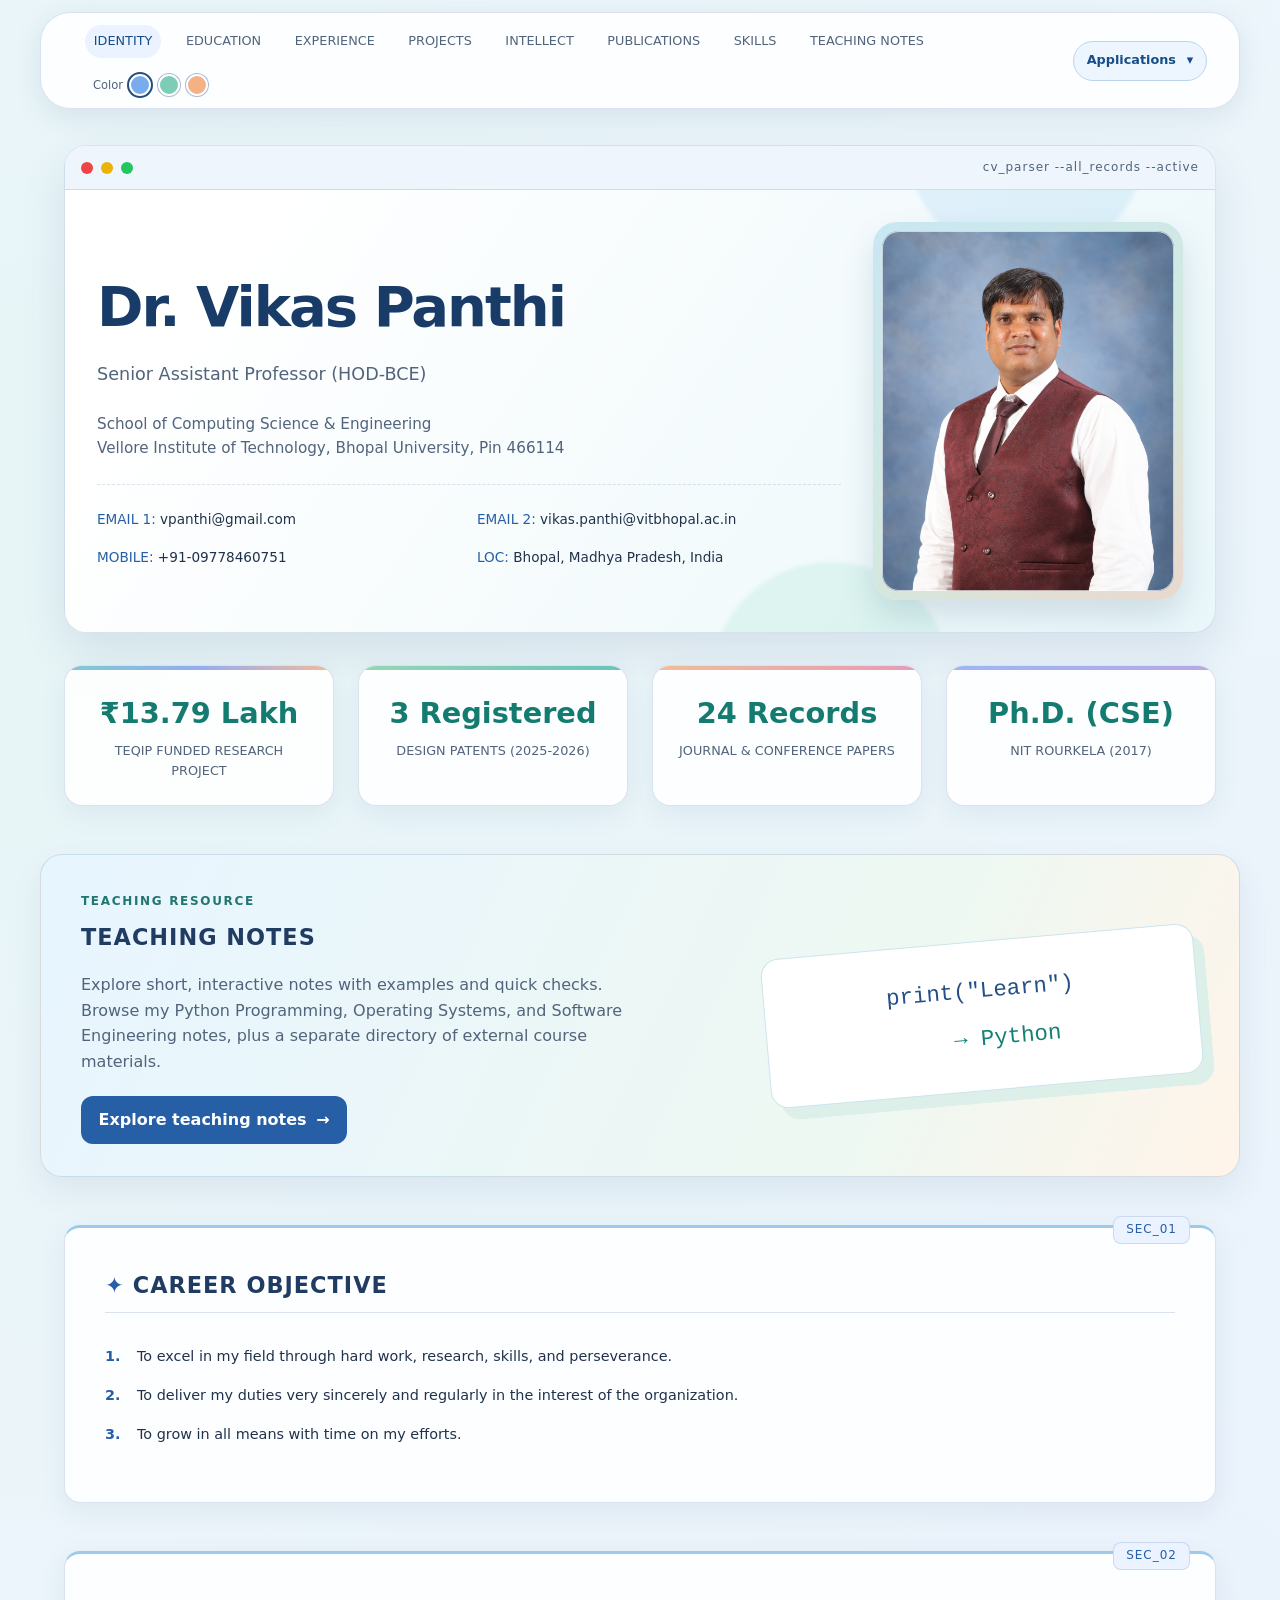
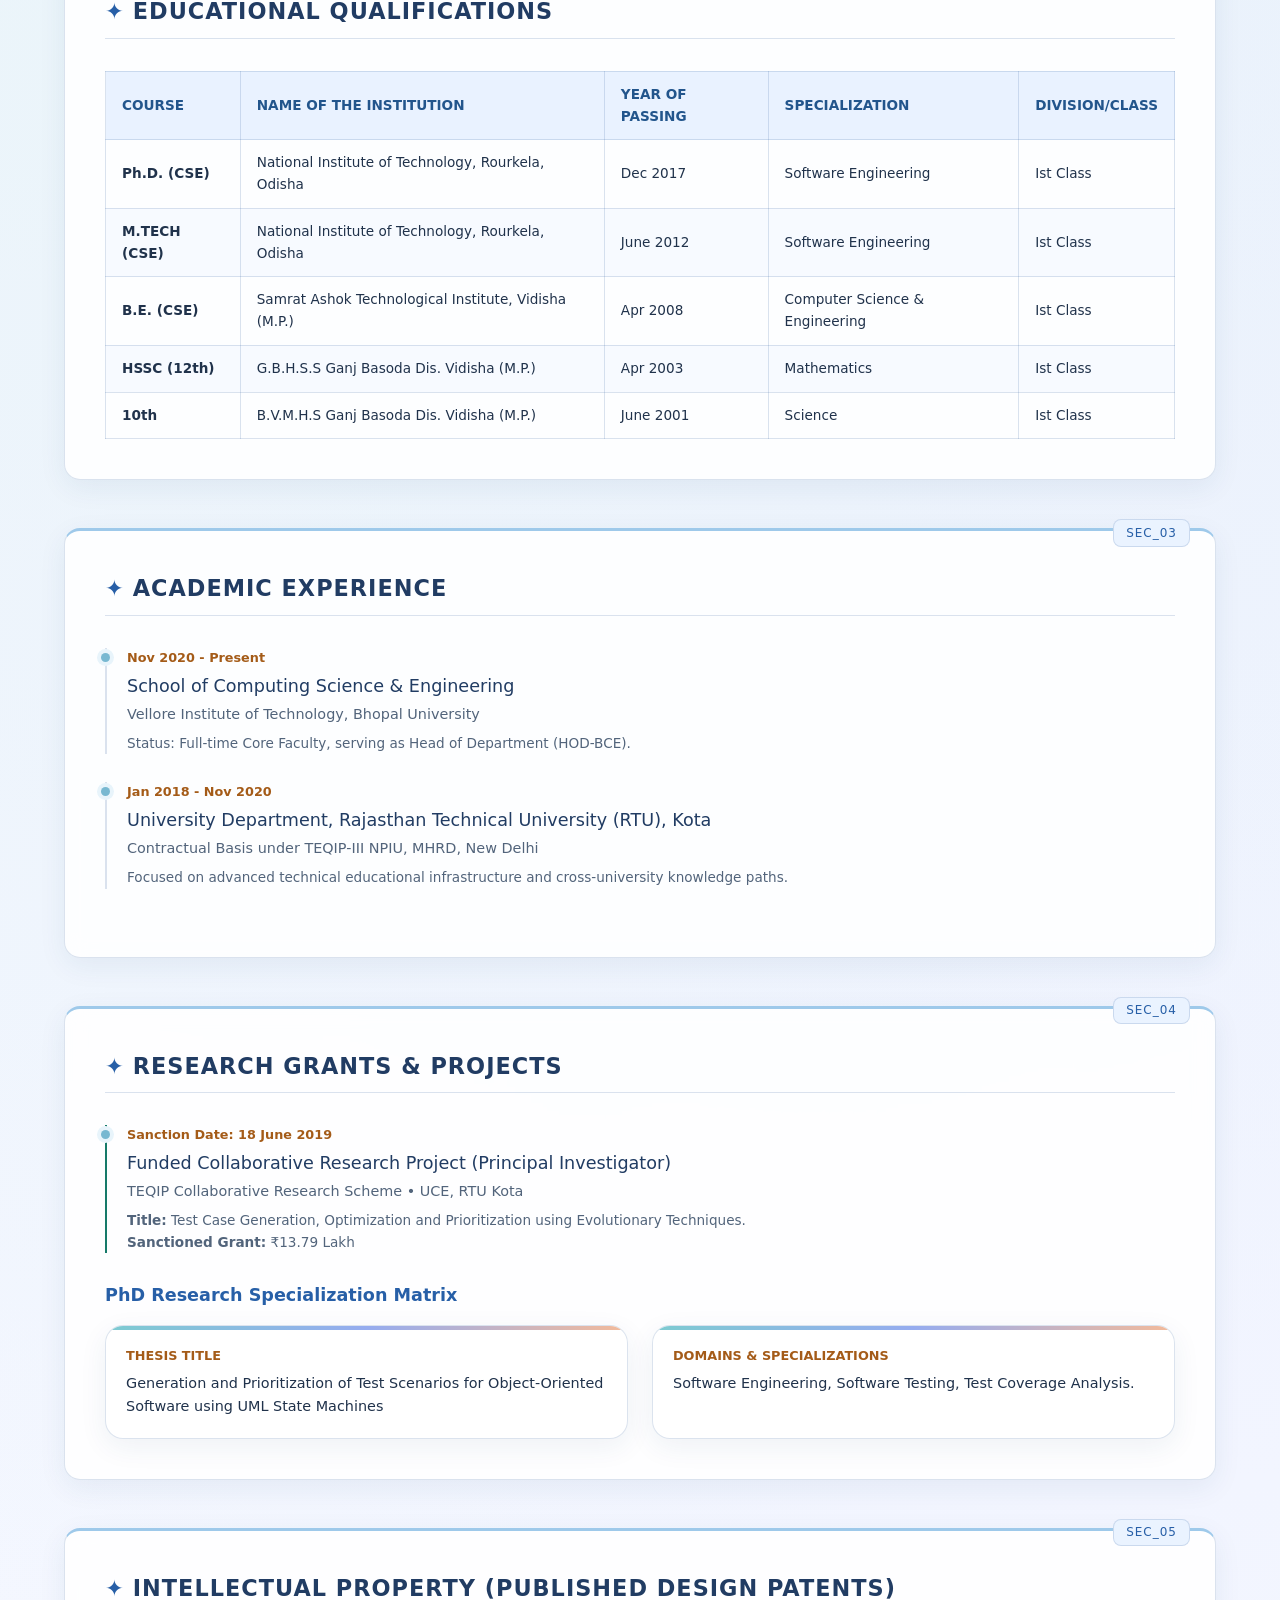
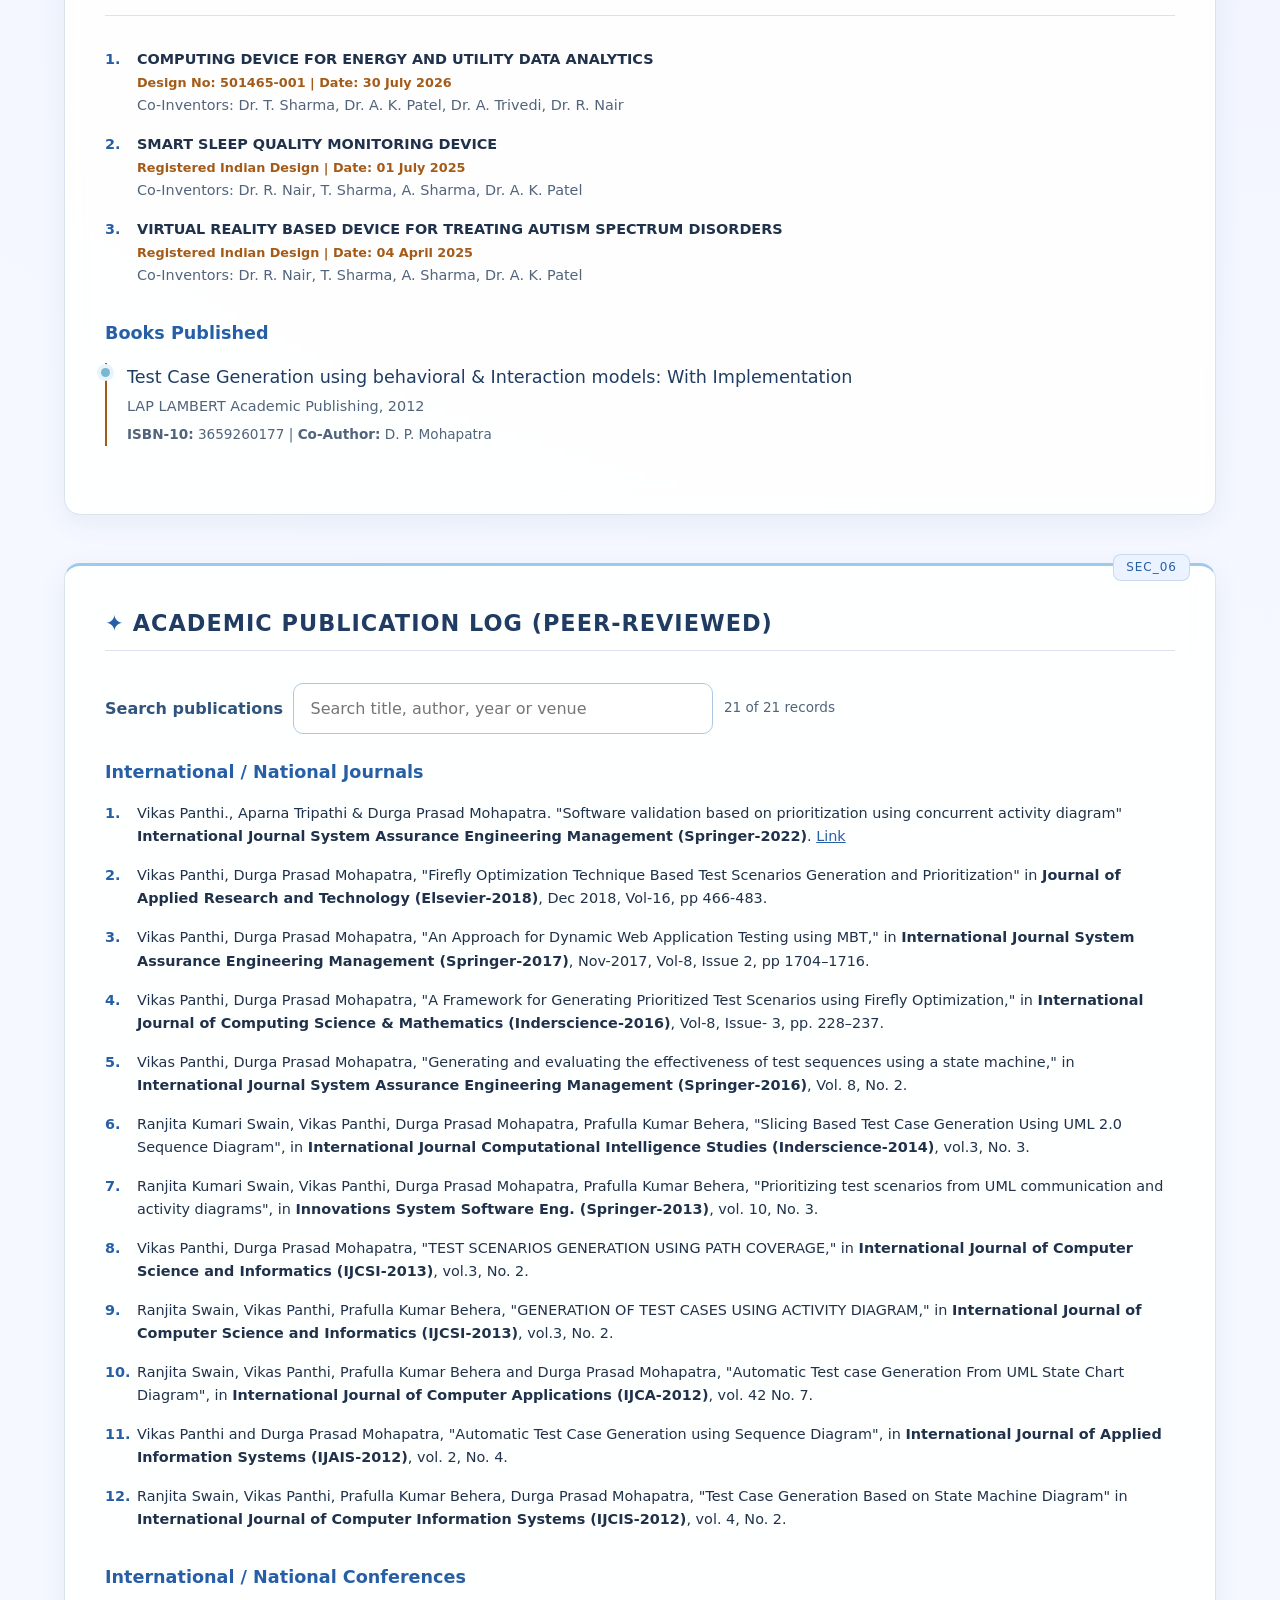
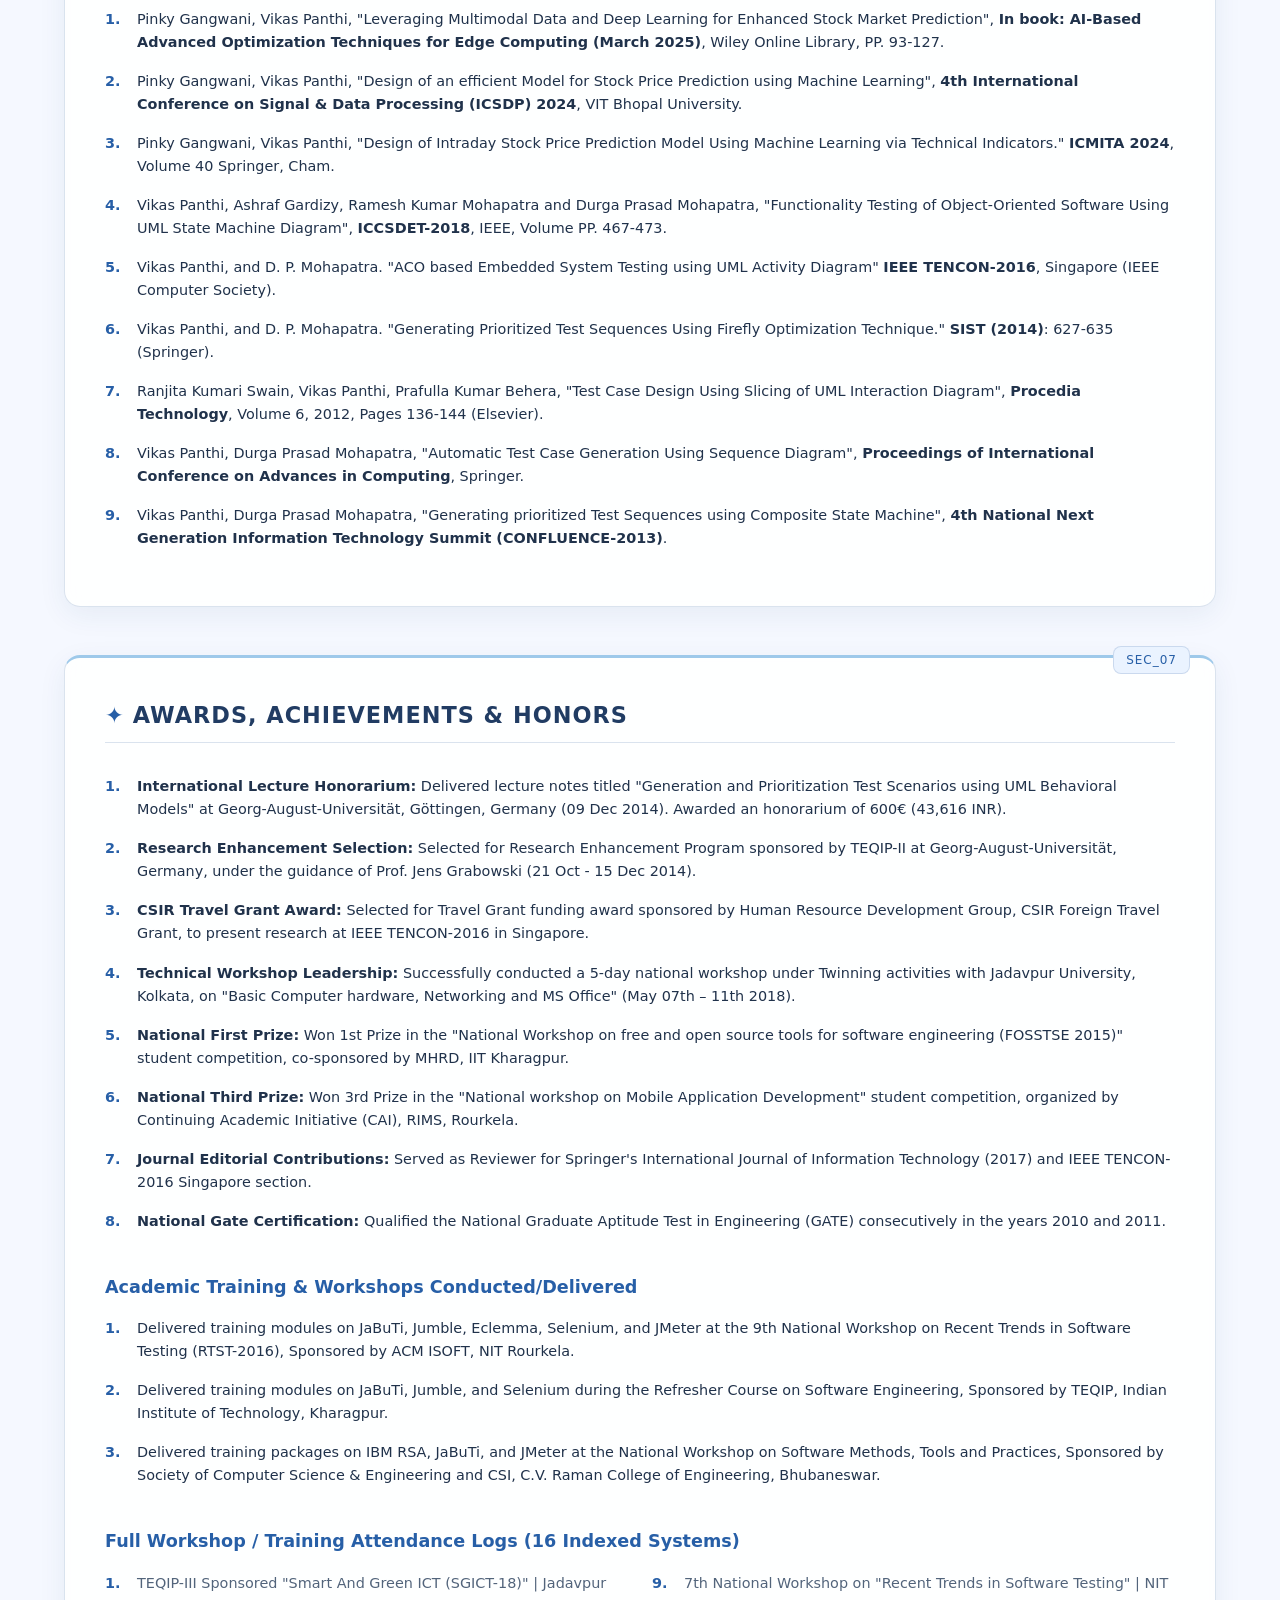
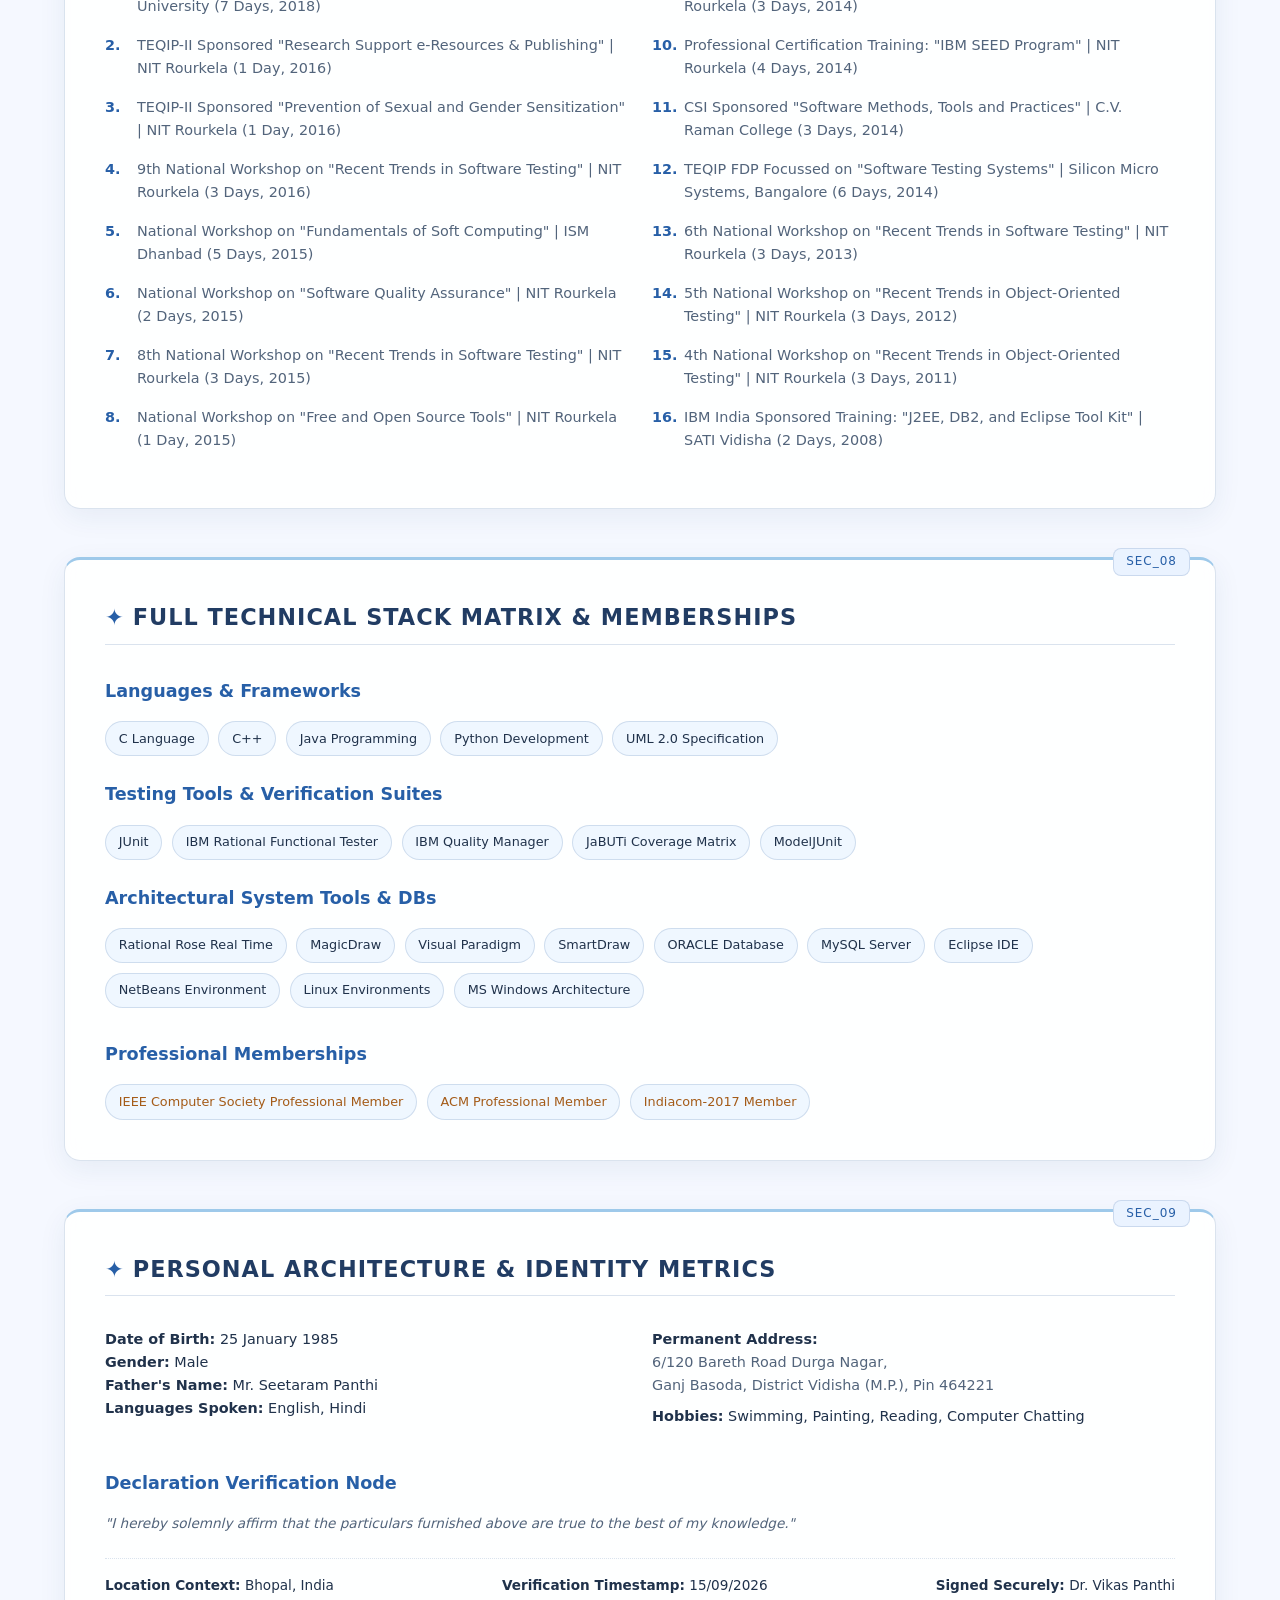
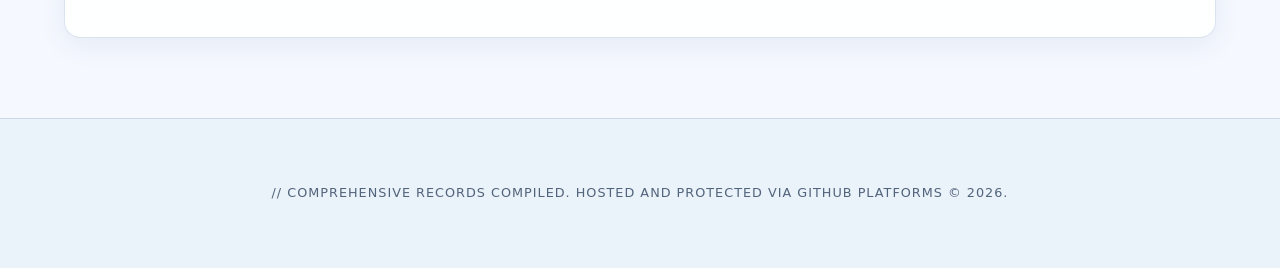
<file: index.html>
<!DOCTYPE html>
<html lang="en">
<head>
    <meta charset="UTF-8">
    <meta name="viewport" content="width=device-width, initial-scale=1.0">
    <title>Dr. Vikas Panthi | Computer Science Professor, Research & Teaching Notes</title>
    <meta name="description" content="Academic profile of Dr. Vikas Panthi, Senior Assistant Professor in Computer Science and Engineering at VIT Bhopal. Explore software testing research, publications, projects, patents, and teaching notes.">
    <meta property="og:type" content="profile">
    <meta property="og:url" content="https://vikaspanthi.github.io/vikasProfile/">
    <meta property="og:title" content="Dr. Vikas Panthi | Academic Profile">
    <meta property="og:description" content="Computer Science and Engineering faculty profile, software testing research, publications, and teaching notes.">
    <script type="application/ld+json">{"@context":"https://schema.org","@type":"Person","url":"https://vikaspanthi.github.io/vikasProfile/","name":"Dr. Vikas Panthi","jobTitle":"Senior Assistant Professor","affiliation":{"@type":"CollegeOrUniversity","name":"VIT Bhopal University"},"alumniOf":{"@type":"CollegeOrUniversity","name":"National Institute of Technology Rourkela"},"knowsAbout":["Software Engineering","Software Testing","UML","Test Case Generation"]}</script>
    <link rel="canonical" href="https://vikaspanthi.github.io/vikasProfile/">
    <link rel="stylesheet" href="style.css">
</head>
<body>
    <div class="reading-progress" aria-hidden="true"></div>

    <!-- Top HUD Navigation Matrix -->
    <nav class="hud-nav">
        <div class="hud-logo"></div>
        <div class="hud-links">
            <a href="#identity">Identity</a>
            <a href="#edu">Education</a>
            <a href="#exp">Experience</a>
            <a href="#project">Projects</a>
            <a href="#intellect">Intellect</a>
            <a href="#publications">Publications</a>
            <a href="#skills">Skills</a>
            <a href="notes.html">Teaching Notes</a>
            <div class="palette-picker" role="group" aria-label="Choose accent color">
                <span>Color</span>
                <button type="button" class="palette-dot" data-color="sky" aria-label="Sky blue palette" aria-pressed="true"></button>
                <button type="button" class="palette-dot" data-color="mint" aria-label="Mint green palette" aria-pressed="false"></button>
                <button type="button" class="palette-dot" data-color="peach" aria-label="Soft peach palette" aria-pressed="false"></button>
            </div>
        </div>
    <details class="applications-menu">
  <summary>Applications <span aria-hidden="true">▾</span></summary>
  <ul class="applications-list" aria-label="Applications">
    <li><a href="Relative-Grade-Analysis.html">Relative Grade Analytics</a></li>
  </ul>
</details>
</nav>

    <!-- Console Header System Context -->
    <header class="console-hero" id="identity">
        <div class="terminal-window">
            <div class="terminal-header">
                <div class="dot dot-r"></div>
                <div class="dot dot-y"></div>
                <div class="dot dot-g"></div>
                <div class="terminal-title">cv_parser --all_records --active</div>
            </div>
            <div class="terminal-body hero-layout">
              <div class="hero-copy">
                <div class="terminal-text"></div>
                <h1 class="terminal-input">Dr. Vikas Panthi</h1>
                <div class="terminal-sub">Senior Assistant Professor (HOD-BCE)</div>
                <div class="terminal-text" style="color: var(--text-dim);">
                    School of Computing Science & Engineering<br>
                    Vellore Institute of Technology, Bhopal University, Pin 466114
                </div>

                <div class="contact-grid">
                    <div class="contact-node"><span>EMAIL 1:</span> vpanthi@gmail.com</div>
                    <div class="contact-node"><span>EMAIL 2:</span> vikas.panthi@vitbhopal.ac.in</div>
                    <div class="contact-node"><span>MOBILE:</span> +91-09778460751</div>
                    <div class="contact-node"><span>LOC:</span> Bhopal, Madhya Pradesh, India</div>
                </div>
              </div>
              <figure class="hero-portrait">
                <img src="profile-portrait.png" alt="Portrait of Dr. Vikas Panthi" width="1122" height="1402" fetchpriority="high">
              </figure>
            </div>
        </div>
    </header>

    <!-- Strategic Visual Summaries -->
    <div class="metrics-row">
        <div class="metric-card">
            <div class="metric-num">₹13.79 Lakh</div>
            <div class="metric-label">TEQIP Funded Research Project</div>
        </div>
        <div class="metric-card">
            <div class="metric-num">3 Registered</div>
            <div class="metric-label">Design Patents (2025-2026)</div>
        </div>
        <div class="metric-card">
            <div class="metric-num">24 Records</div>
            <div class="metric-label">Journal & Conference Papers</div>
        </div>
        <div class="metric-card">
            <div class="metric-num">Ph.D. (CSE)</div>
            <div class="metric-label">NIT Rourkela (2017)</div>
        </div>
    </div>

    <!-- Teaching notes entry -->
    <section class="notes-feature" aria-labelledby="teaching-heading">
        <div class="notes-feature-copy">
            <span class="eyebrow">TEACHING RESOURCE</span>
            <h2 id="teaching-heading">Teaching Notes</h2>
            <p>Explore short, interactive notes with examples and quick checks. Browse my Python Programming, Operating Systems, and Software Engineering notes, plus a separate directory of external course materials.</p>
            <a class="notes-button" href="notes.html">Explore teaching notes <span aria-hidden="true">→</span></a>
        </div>
        <div class="notes-feature-art" aria-hidden="true"><span>print("Learn")</span><span>→ Python</span></div>
    </section>

    <!-- Full Document Matrix Content -->
    <main class="main-container">

        <!-- Objective & Core Metrics -->
        <section class="cyber-card">
            <div class="card-tag">SEC_01</div>
            <h2>Career Objective</h2>
            <ul class="numbered-list" style="margin-top: 0.5rem;">
                <li data-index="1">To excel in my field through hard work, research, skills, and perseverance.</li>
                <li data-index="2">To deliver my duties very sincerely and regularly in the interest of the organization.</li>
                <li data-index="3">To grow in all means with time on my efforts.</li>
            </ul>
        </section>

        <!-- Academic Grid Matrix -->
        <section class="cyber-card" id="edu">
            <div class="card-tag">SEC_02</div>
            <h2>Educational Qualifications</h2>
            <div class="table-responsive">
                <table>
                    <thead>
                        <tr>
                            <th>Course</th>
                            <th>Name of the Institution</th>
                            <th>Year of Passing</th>
                            <th>Specialization</th>
                            <th>Division/Class</th>
                        </tr>
                    </thead>
                    <tbody>
                        <tr>
                            <td><strong>Ph.D. (CSE)</strong></td>
                            <td>National Institute of Technology, Rourkela, Odisha</td>
                            <td>Dec 2017</td>
                            <td>Software Engineering</td>
                            <td>Ist Class</td>
                        </tr>
                        <tr>
                            <td><strong>M.TECH (CSE)</strong></td>
                            <td>National Institute of Technology, Rourkela, Odisha</td>
                            <td>June 2012</td>
                            <td>Software Engineering</td>
                            <td>Ist Class</td>
                        </tr>
                        <tr>
                            <td><strong>B.E. (CSE)</strong></td>
                            <td>Samrat Ashok Technological Institute, Vidisha (M.P.)</td>
                            <td>Apr 2008</td>
                            <td>Computer Science & Engineering</td>
                            <td>Ist Class</td>
                        </tr>
                        <tr>
                            <td><strong>HSSC (12th)</strong></td>
                            <td>G.B.H.S.S Ganj Basoda Dis. Vidisha (M.P.)</td>
                            <td>Apr 2003</td>
                            <td>Mathematics</td>
                            <td>Ist Class</td>
                        </tr>
                        <tr>
                            <td><strong>10th</strong></td>
                            <td>B.V.M.H.S Ganj Basoda Dis. Vidisha (M.P.)</td>
                            <td>June 2001</td>
                            <td>Science</td>
                            <td>Ist Class</td>
                        </tr>
                    </tbody>
                </table>
            </div>
        </section>

        <!-- Timeline Space -->
        <section class="cyber-card" id="exp">
            <div class="card-tag">SEC_03</div>
            <h2>Academic Experience</h2>
            
            <div class="data-node">
                <div class="node-meta">Nov 2020 - Present</div>
                <div class="node-title">School of Computing Science & Engineering</div>
                <div class="node-subtitle">Vellore Institute of Technology, Bhopal University</div>
                <div class="node-details">Status: Full-time Core Faculty, serving as Head of Department (HOD-BCE).</div>
            </div>

            <div class="data-node">
                <div class="node-meta">Jan 2018 - Nov 2020</div>
                <div class="node-title">University Department, Rajasthan Technical University (RTU), Kota</div>
                <div class="node-subtitle">Contractual Basis under TEQIP-III NPIU, MHRD, New Delhi</div>
                <div class="node-details">Focused on advanced technical educational infrastructure and cross-university knowledge paths.</div>
            </div>
        </section>

        <!-- Funded Research Projects System -->
        <section class="cyber-card" id="project">
            <div class="card-tag">SEC_04</div>
            <h2>Research Grants & Projects</h2>
            <div class="data-node" style="border-color: var(--accent-matrix);">
                <div class="node-meta">Sanction Date: 18 June 2019</div>
                <div class="node-title">Funded Collaborative Research Project (Principal Investigator)</div>
                <div class="node-subtitle">TEQIP Collaborative Research Scheme • UCE, RTU Kota</div>
                <div class="node-details">
                    <strong>Title:</strong> Test Case Generation, Optimization and Prioritization using Evolutionary Techniques.<br>
                    <strong>Sanctioned Grant:</strong> ₹13.79 Lakh
                </div>
            </div>
            
            <h3>PhD Research Specialization Matrix</h3>
            <div class="flex-container">
                <div class="metric-card" style="text-align: left; padding: 1.25rem;">
                    <div class="node-meta">THESIS TITLE</div>
                    <div class="data-desc" style="color: #fff; font-size: 0.9rem; margin-top: 0.3rem;">
                        Generation and Prioritization of Test Scenarios for Object-Oriented Software using UML State Machines
                    </div>
                </div>
                <div class="metric-card" style="text-align: left; padding: 1.25rem;">
                    <div class="node-meta">DOMAINS & SPECIALIZATIONS</div>
                    <div class="data-desc" style="color: #fff; font-size: 0.9rem; margin-top: 0.3rem;">
                        Software Engineering, Software Testing, Test Coverage Analysis.
                    </div>
                </div>
            </div>
        </section>

        <!-- Intellectual Property / Patents -->
        <section class="cyber-card" id="intellect">
            <div class="card-tag">SEC_05</div>
            <h2>Intellectual Property (Published Design Patents)</h2>
            <ul class="numbered-list">
                <li data-index="1">
                    <strong>COMPUTING DEVICE FOR ENERGY AND UTILITY DATA ANALYTICS</strong><br>
                    <span class="node-meta">Design No: 501465-001 | Date: 30 July 2026</span><br>
                    <span class="node-subtitle">Co-Inventors: Dr. T. Sharma, Dr. A. K. Patel, Dr. A. Trivedi, Dr. R. Nair</span>
                </li>
                <li data-index="2">
                    <strong>SMART SLEEP QUALITY MONITORING DEVICE</strong><br>
                    <span class="node-meta">Registered Indian Design | Date: 01 July 2025</span><br>
                    <span class="node-subtitle">Co-Inventors: Dr. R. Nair, T. Sharma, A. Sharma, Dr. A. K. Patel</span>
                </li>
                <li data-index="3">
                    <strong>VIRTUAL REALITY BASED DEVICE FOR TREATING AUTISM SPECTRUM DISORDERS</strong><br>
                    <span class="node-meta">Registered Indian Design | Date: 04 April 2025</span><br>
                    <span class="node-subtitle">Co-Inventors: Dr. R. Nair, T. Sharma, A. Sharma, Dr. A. K. Patel</span>
                </li>
            </ul>

            <h3 style="margin-top: 2rem;">Books Published</h3>
            <div class="data-node" style="border-color: var(--accent-gold);">
                <div class="node-title">Test Case Generation using behavioral & Interaction models: With Implementation</div>
                <div class="node-subtitle">LAP LAMBERT Academic Publishing, 2012</div>
                <div class="node-details"><strong>ISBN-10:</strong> 3659260177 | <strong>Co-Author:</strong> D. P. Mohapatra</div>
            </div>
        </section>

        <!-- Full Publications Log Matrix -->
        <section class="cyber-card" id="publications">
            <div class="card-tag">SEC_06</div>
            <h2>Academic Publication Log (Peer-Reviewed)</h2>
            <div class="publication-controls">
                <label for="publication-search">Search publications</label>
                <input id="publication-search" type="search" placeholder="Search title, author, year or venue" autocomplete="off">
                <output id="publication-count" aria-live="polite"></output>
            </div>
            
            <h3>International / National Journals</h3>
            <ul class="numbered-list">
                <li data-index="1">Vikas Panthi., Aparna Tripathi & Durga Prasad Mohapatra. "Software validation based on prioritization using concurrent activity diagram" <strong>International Journal System Assurance Engineering Management (Springer-2022)</strong>. <a href="https://doi.org/10.1007/s13198-021-01551-8" target="_blank" style="color:var(--accent-neon);">Link</a></li>
                <li data-index="2">Vikas Panthi, Durga Prasad Mohapatra, "Firefly Optimization Technique Based Test Scenarios Generation and Prioritization" in <strong>Journal of Applied Research and Technology (Elsevier-2018)</strong>, Dec 2018, Vol-16, pp 466-483.</li>
                <li data-index="3">Vikas Panthi, Durga Prasad Mohapatra, "An Approach for Dynamic Web Application Testing using MBT," in <strong>International Journal System Assurance Engineering Management (Springer-2017)</strong>, Nov-2017, Vol-8, Issue 2, pp 1704–1716.</li>
                <li data-index="4">Vikas Panthi, Durga Prasad Mohapatra, "A Framework for Generating Prioritized Test Scenarios using Firefly Optimization," in <strong>International Journal of Computing Science & Mathematics (Inderscience-2016)</strong>, Vol-8, Issue- 3, pp. 228–237.</li>
                <li data-index="5">Vikas Panthi, Durga Prasad Mohapatra, "Generating and evaluating the effectiveness of test sequences using a state machine," in <strong>International Journal System Assurance Engineering Management (Springer-2016)</strong>, Vol. 8, No. 2.</li>
                <li data-index="6">Ranjita Kumari Swain, Vikas Panthi, Durga Prasad Mohapatra, Prafulla Kumar Behera, "Slicing Based Test Case Generation Using UML 2.0 Sequence Diagram", in <strong>International Journal Computational Intelligence Studies (Inderscience-2014)</strong>, vol.3, No. 3.</li>
                <li data-index="7">Ranjita Kumari Swain, Vikas Panthi, Durga Prasad Mohapatra, Prafulla Kumar Behera, "Prioritizing test scenarios from UML communication and activity diagrams", in <strong>Innovations System Software Eng. (Springer-2013)</strong>, vol. 10, No. 3.</li>
                <li data-index="8">Vikas Panthi, Durga Prasad Mohapatra, "TEST SCENARIOS GENERATION USING PATH COVERAGE," in <strong>International Journal of Computer Science and Informatics (IJCSI-2013)</strong>, vol.3, No. 2.</li>
                <li data-index="9">Ranjita Swain, Vikas Panthi, Prafulla Kumar Behera, "GENERATION OF TEST CASES USING ACTIVITY DIAGRAM," in <strong>International Journal of Computer Science and Informatics (IJCSI-2013)</strong>, vol.3, No. 2.</li>
                <li data-index="10">Ranjita Swain, Vikas Panthi, Prafulla Kumar Behera and Durga Prasad Mohapatra, "Automatic Test case Generation From UML State Chart Diagram", in <strong>International Journal of Computer Applications (IJCA-2012)</strong>, vol. 42 No. 7.</li>
                <li data-index="11">Vikas Panthi and Durga Prasad Mohapatra, "Automatic Test Case Generation using Sequence Diagram", in <strong>International Journal of Applied Information Systems (IJAIS-2012)</strong>, vol. 2, No. 4.</li>
                <li data-index="12">Ranjita Swain, Vikas Panthi, Prafulla Kumar Behera, Durga Prasad Mohapatra, "Test Case Generation Based on State Machine Diagram" in <strong>International Journal of Computer Information Systems (IJCIS-2012)</strong>, vol. 4, No. 2.</li>
            </ul>

            <h3 style="margin-top: 2rem;">International / National Conferences</h3>
            <ul class="numbered-list">
                <li data-index="1">Pinky Gangwani, Vikas Panthi, "Leveraging Multimodal Data and Deep Learning for Enhanced Stock Market Prediction", <strong>In book: AI‐Based Advanced Optimization Techniques for Edge Computing (March 2025)</strong>, Wiley Online Library, PP. 93-127.</li>
                <li data-index="2">Pinky Gangwani, Vikas Panthi, "Design of an efficient Model for Stock Price Prediction using Machine Learning", <strong>4th International Conference on Signal & Data Processing (ICSDP) 2024</strong>, VIT Bhopal University.</li>
                <li data-index="3">Pinky Gangwani, Vikas Panthi, "Design of Intraday Stock Price Prediction Model Using Machine Learning via Technical Indicators." <strong>ICMITA 2024</strong>, Volume 40 Springer, Cham.</li>
                <li data-index="4">Vikas Panthi, Ashraf Gardizy, Ramesh Kumar Mohapatra and Durga Prasad Mohapatra, "Functionality Testing of Object-Oriented Software Using UML State Machine Diagram", <strong>ICCSDET-2018</strong>, IEEE, Volume PP. 467-473.</li>
                <li data-index="5">Vikas Panthi, and D. P. Mohapatra. "ACO based Embedded System Testing using UML Activity Diagram" <strong>IEEE TENCON-2016</strong>, Singapore (IEEE Computer Society).</li>
                <li data-index="6">Vikas Panthi, and D. P. Mohapatra. "Generating Prioritized Test Sequences Using Firefly Optimization Technique." <strong>SIST (2014)</strong>: 627-635 (Springer).</li>
                <li data-index="7">Ranjita Kumari Swain, Vikas Panthi, Prafulla Kumar Behera, "Test Case Design Using Slicing of UML Interaction Diagram", <strong>Procedia Technology</strong>, Volume 6, 2012, Pages 136-144 (Elsevier).</li>
                <li data-index="8">Vikas Panthi, Durga Prasad Mohapatra, "Automatic Test Case Generation Using Sequence Diagram", <strong>Proceedings of International Conference on Advances in Computing</strong>, Springer.</li>
                <li data-index="9">Vikas Panthi, Durga Prasad Mohapatra, "Generating prioritized Test Sequences using Composite State Machine", <strong>4th National Next Generation Information Technology Summit (CONFLUENCE-2013)</strong>.</li>
            </ul>
        </section>

        <!-- Achievements & Training Node Matrix -->
        <section class="cyber-card">
            <div class="card-tag">SEC_07</div>
            <h2>Awards, Achievements & Honors</h2>
            <ul class="numbered-list">
                <li data-index="1"><strong>International Lecture Honorarium:</strong> Delivered lecture notes titled "Generation and Prioritization Test Scenarios using UML Behavioral Models" at Georg-August-Universität, Göttingen, Germany (09 Dec 2014). Awarded an honorarium of 600€ (43,616 INR).</li>
                <li data-index="2"><strong>Research Enhancement Selection:</strong> Selected for Research Enhancement Program sponsored by TEQIP-II at Georg-August-Universität, Germany, under the guidance of Prof. Jens Grabowski (21 Oct - 15 Dec 2014).</li>
                <li data-index="3"><strong>CSIR Travel Grant Award:</strong> Selected for Travel Grant funding award sponsored by Human Resource Development Group, CSIR Foreign Travel Grant, to present research at IEEE TENCON-2016 in Singapore.</li>
                <li data-index="4"><strong>Technical Workshop Leadership:</strong> Successfully conducted a 5-day national workshop under Twinning activities with Jadavpur University, Kolkata, on "Basic Computer hardware, Networking and MS Office" (May 07th – 11th 2018).</li>
                <li data-index="5"><strong>National First Prize:</strong> Won 1st Prize in the "National Workshop on free and open source tools for software engineering (FOSSTSE 2015)" student competition, co-sponsored by MHRD, IIT Kharagpur.</li>
                <li data-index="6"><strong>National Third Prize:</strong> Won 3rd Prize in the "National workshop on Mobile Application Development" student competition, organized by Continuing Academic Initiative (CAI), RIMS, Rourkela.</li>
                <li data-index="7"><strong>Journal Editorial Contributions:</strong> Served as Reviewer for Springer's International Journal of Information Technology (2017) and IEEE TENCON-2016 Singapore section.</li>
                <li data-index="8"><strong>National Gate Certification:</strong> Qualified the National Graduate Aptitude Test in Engineering (GATE) consecutively in the years 2010 and 2011.</li>
            </ul>

            <h3 style="margin-top: 2.5rem;">Academic Training & Workshops Conducted/Delivered</h3>
            <ul class="numbered-list">
                <li data-index="1">Delivered training modules on JaBuTi, Jumble, Eclemma, Selenium, and JMeter at the 9th National Workshop on Recent Trends in Software Testing (RTST-2016), Sponsored by ACM ISOFT, NIT Rourkela.</li>
                <li data-index="2">Delivered training modules on JaBuTi, Jumble, and Selenium during the Refresher Course on Software Engineering, Sponsored by TEQIP, Indian Institute of Technology, Kharagpur.</li>
                <li data-index="3">Delivered training packages on IBM RSA, JaBuTi, and JMeter at the National Workshop on Software Methods, Tools and Practices, Sponsored by Society of Computer Science & Engineering and CSI, C.V. Raman College of Engineering, Bhubaneswar.</li>
            </ul>

            <h3 style="margin-top: 2.5rem;">Full Workshop / Training Attendance Logs (16 Indexed Systems)</h3>
            <div class="flex-container" style="font-size: 0.85rem; color: var(--text-dim);">
                <div>
                    <ul class="numbered-list">
                        <li data-index="1">TEQIP-III Sponsored "Smart And Green ICT (SGICT-18)" | Jadavpur University (7 Days, 2018)</li>
                        <li data-index="2">TEQIP-II Sponsored "Research Support e-Resources & Publishing" | NIT Rourkela (1 Day, 2016)</li>
                        <li data-index="3">TEQIP-II Sponsored "Prevention of Sexual and Gender Sensitization" | NIT Rourkela (1 Day, 2016)</li>
                        <li data-index="4">9th National Workshop on "Recent Trends in Software Testing" | NIT Rourkela (3 Days, 2016)</li>
                        <li data-index="5">National Workshop on "Fundamentals of Soft Computing" | ISM Dhanbad (5 Days, 2015)</li>
                        <li data-index="6">National Workshop on "Software Quality Assurance" | NIT Rourkela (2 Days, 2015)</li>
                        <li data-index="7">8th National Workshop on "Recent Trends in Software Testing" | NIT Rourkela (3 Days, 2015)</li>
                        <li data-index="8">National Workshop on "Free and Open Source Tools" | NIT Rourkela (1 Day, 2015)</li>
                    </ul>
                </div>
                <div>
                    <ul class="numbered-list">
                        <li data-index="9">7th National Workshop on "Recent Trends in Software Testing" | NIT Rourkela (3 Days, 2014)</li>
                        <li data-index="10">Professional Certification Training: "IBM SEED Program" | NIT Rourkela (4 Days, 2014)</li>
                        <li data-index="11">CSI Sponsored "Software Methods, Tools and Practices" | C.V. Raman College (3 Days, 2014)</li>
                        <li data-index="12">TEQIP FDP Focussed on "Software Testing Systems" | Silicon Micro Systems, Bangalore (6 Days, 2014)</li>
                        <li data-index="13">6th National Workshop on "Recent Trends in Software Testing" | NIT Rourkela (3 Days, 2013)</li>
                        <li data-index="14">5th National Workshop on "Recent Trends in Object-Oriented Testing" | NIT Rourkela (3 Days, 2012)</li>
                        <li data-index="15">4th National Workshop on "Recent Trends in Object-Oriented Testing" | NIT Rourkela (3 Days, 2011)</li>
                        <li data-index="16">IBM India Sponsored Training: "J2EE, DB2, and Eclipse Tool Kit" | SATI Vidisha (2 Days, 2008)</li>
                    </ul>
                </div>
            </div>
        </section>

        <!-- Technical Stack Matrix & Attributes -->
        <section class="cyber-card" id="skills">
            <div class="card-tag">SEC_08</div>
            <h2>Full Technical Stack Matrix & Memberships</h2>
            
            <h3>Languages & Frameworks</h3>
            <div class="badge-cloud">
                <span class="cyber-badge">C Language</span><span class="cyber-badge">C++</span>
                <span class="cyber-badge">Java Programming</span><span class="cyber-badge">Python Development</span>
                <span class="cyber-badge">UML 2.0 Specification</span>
            </div>

            <h3>Testing Tools & Verification Suites</h3>
            <div class="badge-cloud">
                <span class="cyber-badge">JUnit</span><span class="cyber-badge">IBM Rational Functional Tester</span>
                <span class="cyber-badge">IBM Quality Manager</span><span class="cyber-badge">JaBUTi Coverage Matrix</span>
                <span class="cyber-badge">ModelJUnit</span>
            </div>

            <h3>Architectural System Tools & DBs</h3>
            <div class="badge-cloud">
                <span class="cyber-badge">Rational Rose Real Time</span><span class="cyber-badge">MagicDraw</span>
                <span class="cyber-badge">Visual Paradigm</span><span class="cyber-badge">SmartDraw</span>
                <span class="cyber-badge">ORACLE Database</span><span class="cyber-badge">MySQL Server</span>
                <span class="cyber-badge">Eclipse IDE</span><span class="cyber-badge">NetBeans Environment</span>
                <span class="cyber-badge">Linux Environments</span><span class="cyber-badge">MS Windows Architecture</span>
            </div>

            <h3 style="margin-top: 2rem;">Professional Memberships</h3>
            <div class="badge-cloud">
                <span class="cyber-badge" style="color: var(--accent-gold);">IEEE Computer Society Professional Member</span>
                <span class="cyber-badge" style="color: var(--accent-gold);">ACM Professional Member</span>
                <span class="cyber-badge" style="color: var(--accent-gold);">Indiacom-2017 Member</span>
            </div>
        </section>

        <!-- Meta Details & Declaration -->
        <section class="cyber-card">
            <div class="card-tag">SEC_09</div>
            <h2>Personal Architecture & Identity Metrics</h2>
            <div class="flex-container" style="font-size: 0.9rem;">
                <div>
                    <p><strong>Date of Birth:</strong> 25 January 1985</p>
                    <p><strong>Gender:</strong> Male</p>
                    <p><strong>Father's Name:</strong> Mr. Seetaram Panthi</p>
                    <p><strong>Languages Spoken:</strong> English, Hindi</p>
                </div>
                <div>
                    <p><strong>Permanent Address:</strong></p>
                    <p style="color: var(--text-dim);">
                        6/120 Bareth Road Durga Nagar,<br>
                        Ganj Basoda, District Vidisha (M.P.), Pin 464221
                    </p>
                    <p style="margin-top: 0.5rem;"><strong>Hobbies:</strong> Swimming, Painting, Reading, Computer Chatting</p>
                </div>
            </div>

            <h3 style="margin-top: 2.5rem;">Declaration Verification Node</h3>
            <p style="font-size: 0.85rem; color: var(--text-dim); font-style: italic;">
                "I hereby solemnly affirm that the particulars furnished above are true to the best of my knowledge."
            </p>
            <div style="display: flex; justify-content: space-between; margin-top: 1.5rem; font-size: 0.85rem; border-top: 1px dotted var(--border-neon); padding-top: 1rem;">
                <div><strong>Location Context:</strong> Bhopal, India</div>
                <div><strong>Verification Timestamp:</strong> 15/09/2026</div>
                <div><strong>Signed Securely:</strong> Dr. Vikas Panthi</div>
            </div>
        </section>

    </main>

    <button class="back-top" type="button" aria-label="Back to top" title="Back to top">↑</button>
    <footer>
        <p>// COMPREHENSIVE RECORDS COMPILED. HOSTED AND PROTECTED VIA GITHUB PLATFORMS &copy; 2026.</p>
    </footer>

    <script src="applications-config.js" defer></script>
<script src="applications-menu.js" defer></script>
<script src="script.js" defer></script>
</body>
</html>
</file>
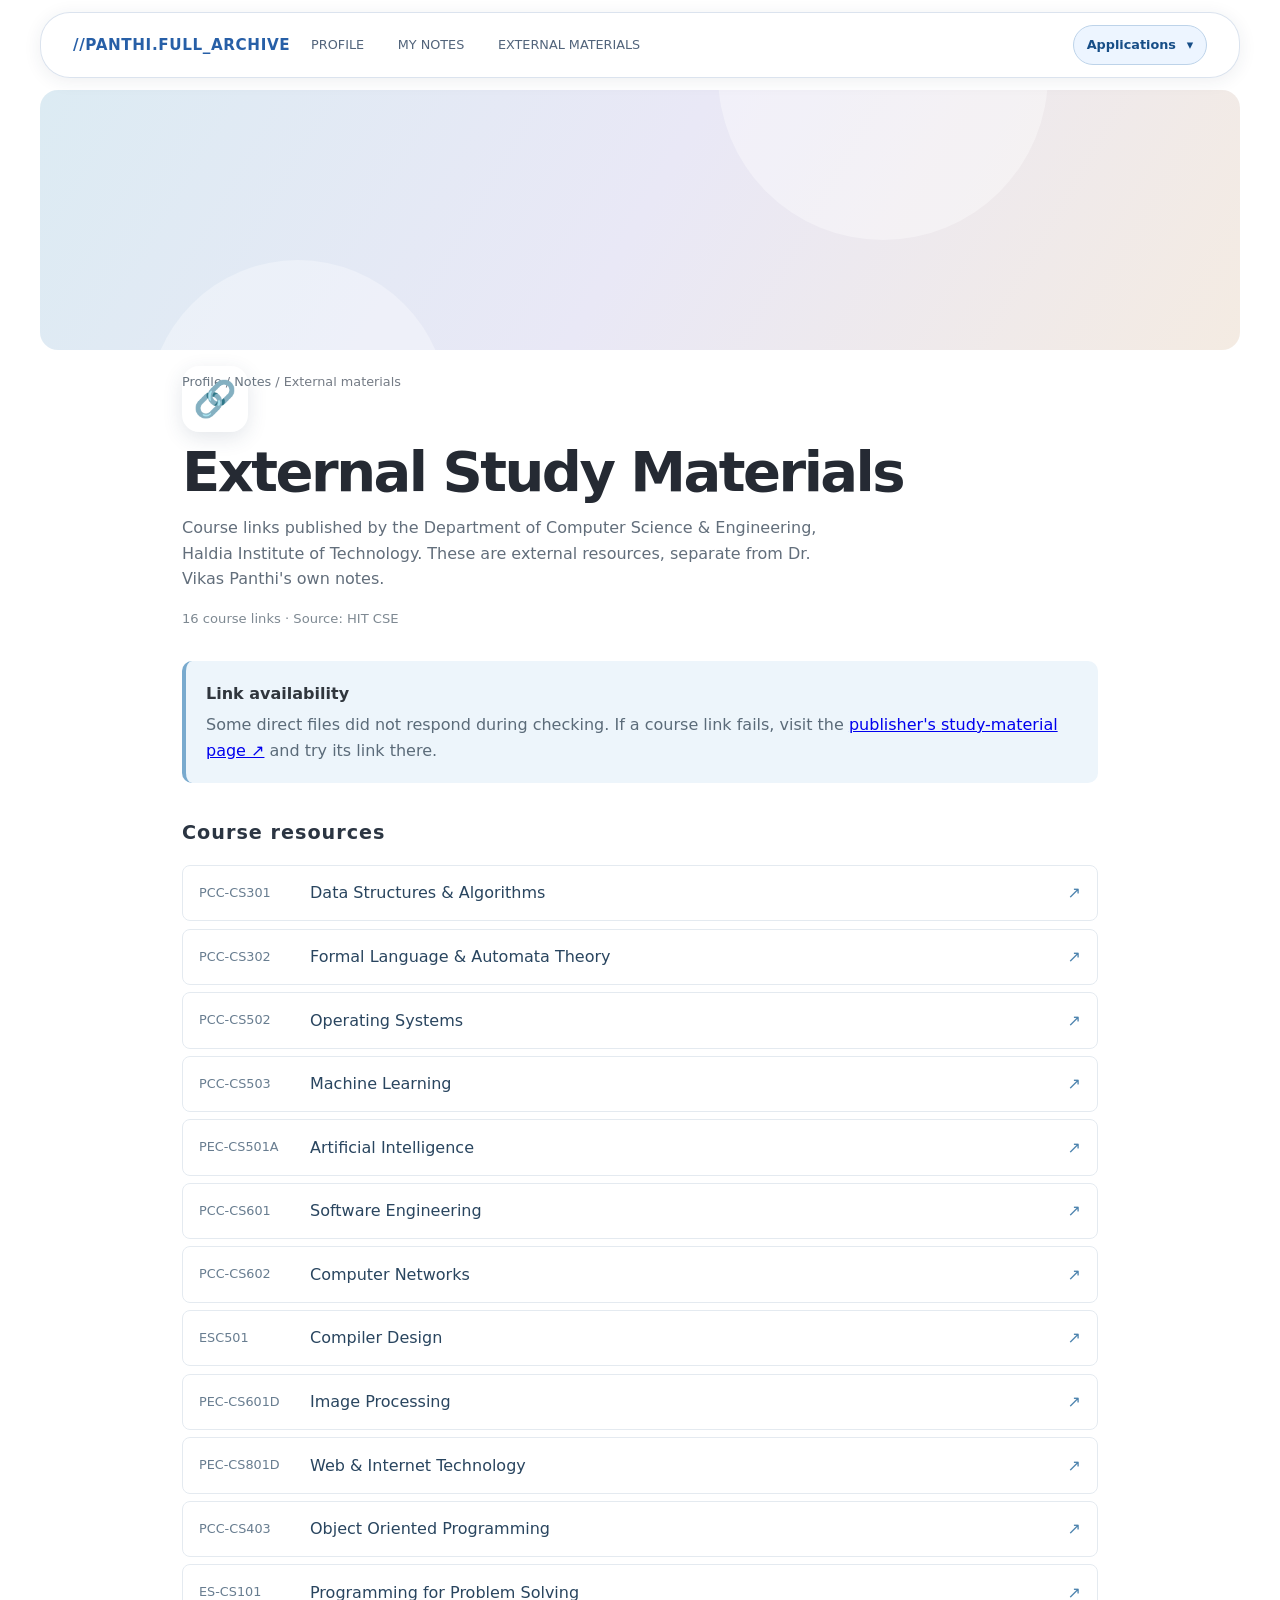
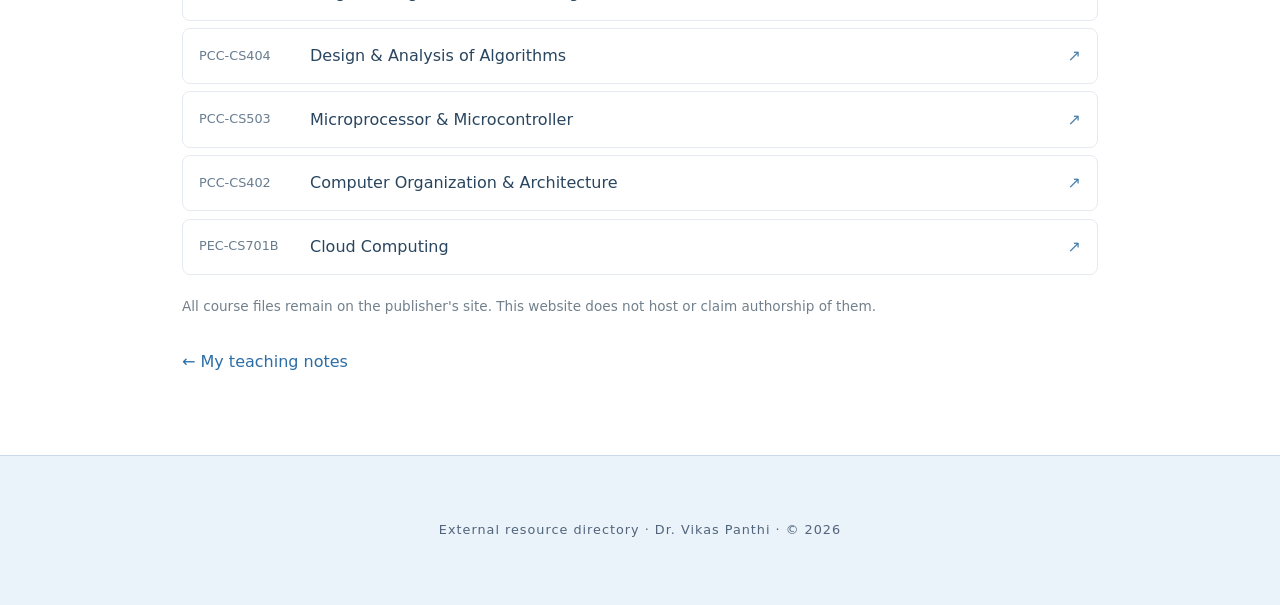
<file: external-materials.html>
<!DOCTYPE html>
<html lang="en"><head><meta charset="UTF-8"><meta name="viewport" content="width=device-width, initial-scale=1.0"><meta name="description" content="External computer science study material links from HIT CSE, organized by course and separated from Dr. Vikas Panthi’s original notes."><title>External Study Materials | Dr. Vikas Panthi</title><link rel="canonical" href="https://vikaspanthi.github.io/vikasProfile/external-materials.html">
    <link rel="stylesheet" href="style.css"></head>
<body class="notes-page notion-layout"><div class="reading-progress" aria-hidden="true"></div><nav class="hud-nav" aria-label="Main navigation"><a class="hud-logo" href="index.html">//PANTHI.FULL_ARCHIVE</a><div class="hud-links"><a href="index.html">Profile</a><a href="notes.html">My notes</a><a href="external-materials.html" aria-current="page">External materials</a></div><details class="applications-menu">
  <summary>Applications <span aria-hidden="true">▾</span></summary>
  <ul class="applications-list" aria-label="Applications">
    <li><a href="apps/relative-grade-analytics/index.html">Relative Grade Analytics</a></li>
  </ul>
</details>
</nav>
<div class="notion-cover cover-external"></div><main class="notion-main"><p class="crumb"><a href="index.html">Profile</a> / <a href="notes.html">Notes</a> / External materials</p><div class="notion-icon" aria-hidden="true">🔗</div><h1>External Study Materials</h1><p class="notion-lead">Course links published by the Department of Computer Science &amp; Engineering, Haldia Institute of Technology. These are external resources, separate from Dr. Vikas Panthi's own notes.</p><div class="notion-meta">16 course links · Source: HIT CSE</div><div class="notion-callout"><strong>Link availability</strong><p>Some direct files did not respond during checking. If a course link fails, visit the <a href="https://hitcse.in/study-material/" target="_blank" rel="noopener noreferrer">publisher's study-material page ↗</a> and try its link there.</p></div><h2 class="notion-section-heading resource-heading">Course resources</h2><ul class="resource-list"><li><a href="https://hithaldia.in/cse_classnotes/Data%20Structures.zip" target="_blank" rel="noopener noreferrer"><span class="resource-code">PCC-CS301</span><span>Data Structures &amp; Algorithms</span><span class="resource-arrow" aria-hidden="true">↗</span></a></li>
<li><a href="https://hithaldia.in/cse_classnotes/Automata.zip" target="_blank" rel="noopener noreferrer"><span class="resource-code">PCC-CS302</span><span>Formal Language &amp; Automata Theory</span><span class="resource-arrow" aria-hidden="true">↗</span></a></li>
<li><a href="https://hithaldia.in/cse_classnotes/Operating%20Systems.zip" target="_blank" rel="noopener noreferrer"><span class="resource-code">PCC-CS502</span><span>Operating Systems</span><span class="resource-arrow" aria-hidden="true">↗</span></a></li>
<li><a href="https://hithaldia.in/cse_classnotes/Machine%20Learning.zip" target="_blank" rel="noopener noreferrer"><span class="resource-code">PCC-CS503</span><span>Machine Learning</span><span class="resource-arrow" aria-hidden="true">↗</span></a></li>
<li><a href="https://hithaldia.in/cse_classnotes/AI.zip" target="_blank" rel="noopener noreferrer"><span class="resource-code">PEC-CS501A</span><span>Artificial Intelligence</span><span class="resource-arrow" aria-hidden="true">↗</span></a></li>
<li><a href="https://hithaldia.in/cse_classnotes/Software%20Engg.zip" target="_blank" rel="noopener noreferrer"><span class="resource-code">PCC-CS601</span><span>Software Engineering</span><span class="resource-arrow" aria-hidden="true">↗</span></a></li>
<li><a href="https://hithaldia.in/cse_classnotes/Computer%20Networks.zip" target="_blank" rel="noopener noreferrer"><span class="resource-code">PCC-CS602</span><span>Computer Networks</span><span class="resource-arrow" aria-hidden="true">↗</span></a></li>
<li><a href="https://hithaldia.in/cse_classnotes/Compiler.zip" target="_blank" rel="noopener noreferrer"><span class="resource-code">ESC501</span><span>Compiler Design</span><span class="resource-arrow" aria-hidden="true">↗</span></a></li>
<li><a href="https://hithaldia.in/cse_classnotes/Image%20Processing.zip" target="_blank" rel="noopener noreferrer"><span class="resource-code">PEC-CS601D</span><span>Image Processing</span><span class="resource-arrow" aria-hidden="true">↗</span></a></li>
<li><a href="https://hithaldia.in/cse_classnotes/Web%20and%20Internet%20Technology.zip" target="_blank" rel="noopener noreferrer"><span class="resource-code">PEC-CS801D</span><span>Web &amp; Internet Technology</span><span class="resource-arrow" aria-hidden="true">↗</span></a></li>
<li><a href="https://hithaldia.in/cse_classnotes/Object%20Oriented%20Programming.zip" target="_blank" rel="noopener noreferrer"><span class="resource-code">PCC-CS403</span><span>Object Oriented Programming</span><span class="resource-arrow" aria-hidden="true">↗</span></a></li>
<li><a href="https://hithaldia.in/cse_classnotes/Programming%20for%20Problem%20Solving.zip" target="_blank" rel="noopener noreferrer"><span class="resource-code">ES-CS101</span><span>Programming for Problem Solving</span><span class="resource-arrow" aria-hidden="true">↗</span></a></li>
<li><a href="https://hithaldia.in/cse_classnotes/Alogorithm.zip" target="_blank" rel="noopener noreferrer"><span class="resource-code">PCC-CS404</span><span>Design &amp; Analysis of Algorithms</span><span class="resource-arrow" aria-hidden="true">↗</span></a></li>
<li><a href="https://hithaldia.in/cse_classnotes/Microprocessor.zip" target="_blank" rel="noopener noreferrer"><span class="resource-code">PCC-CS503</span><span>Microprocessor &amp; Microcontroller</span><span class="resource-arrow" aria-hidden="true">↗</span></a></li>
<li><a href="https://hithaldia.in/cse_classnotes/Computer%20Organization%20and%20Architecture.zip" target="_blank" rel="noopener noreferrer"><span class="resource-code">PCC-CS402</span><span>Computer Organization &amp; Architecture</span><span class="resource-arrow" aria-hidden="true">↗</span></a></li>
<li><a href="https://hithaldia.in/cse_classnotes/Cloud%20Computing.zip" target="_blank" rel="noopener noreferrer"><span class="resource-code">PEC-CS701B</span><span>Cloud Computing</span><span class="resource-arrow" aria-hidden="true">↗</span></a></li></ul><p class="resource-credit">All course files remain on the publisher's site. This website does not host or claim authorship of them.</p><div class="notion-next"><a href="notes.html">← My teaching notes</a></div></main>
<button class="back-top" type="button" aria-label="Back to top" title="Back to top">↑</button><footer>External resource directory · Dr. Vikas Panthi · &copy; 2026</footer><script src="applications-config.js" defer></script>
<script src="applications-menu.js" defer></script>
<script src="script.js" defer></script></body></html>
</file>
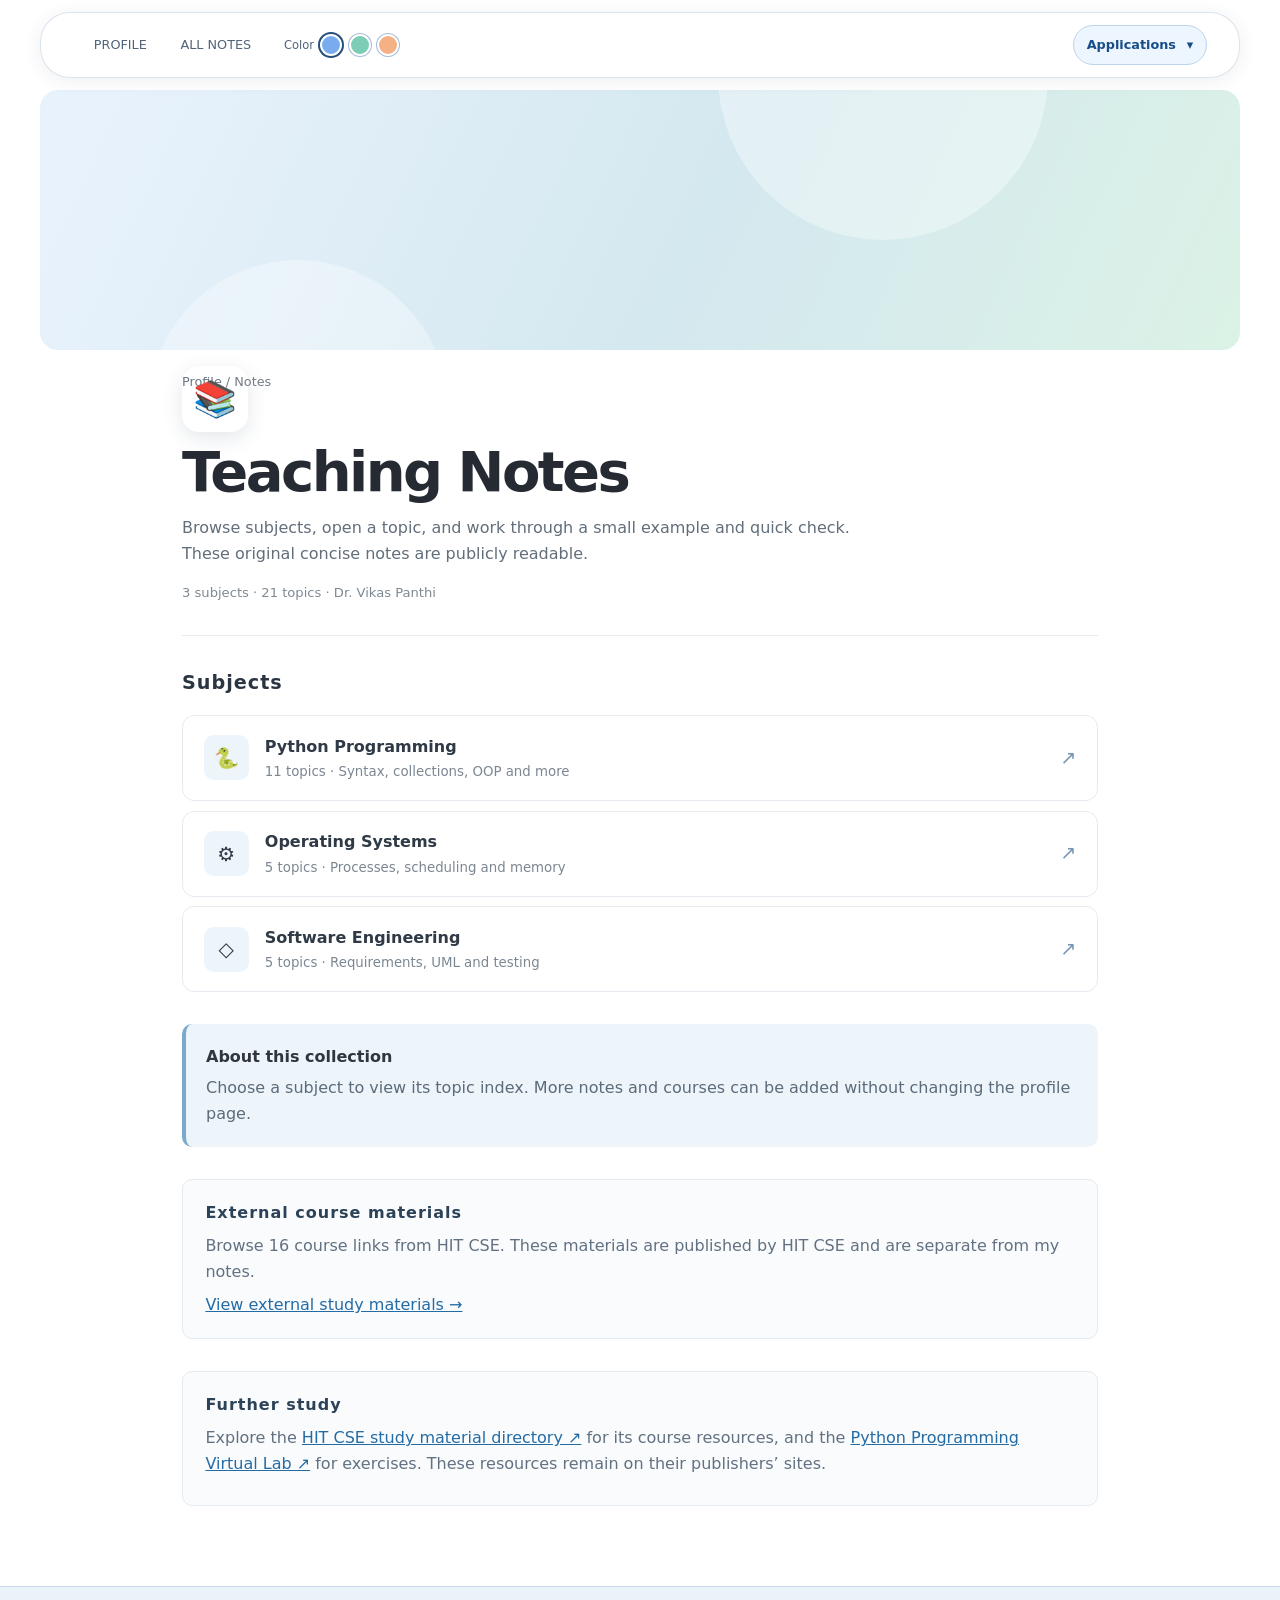
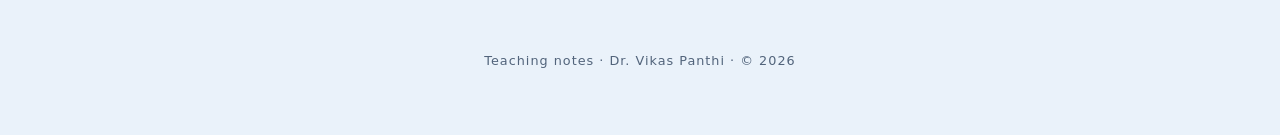
<file: notes.html>
<!DOCTYPE html>
<html lang="en"><head><meta charset="UTF-8"><meta name="viewport" content="width=device-width, initial-scale=1.0"><meta name="description" content="Original teaching notes by Dr. Vikas Panthi in Python, Operating Systems, and Software Engineering, with topic indexes and examples."><title>Teaching Notes | Dr. Vikas Panthi</title><link rel="canonical" href="https://vikaspanthi.github.io/vikasProfile/notes.html">
    <link rel="stylesheet" href="style.css"></head><body class="notes-page notion-layout"><div class="reading-progress" aria-hidden="true"></div><nav class="hud-nav" aria-label="Main navigation"><a class="hud-logo" href="index.html"></a><div class="hud-links"><a href="index.html">Profile</a><a href="notes.html">All notes</a><div class="palette-picker" role="group" aria-label="Choose accent color"><span>Color</span><button type="button" class="palette-dot" data-color="sky" aria-label="Sky blue palette" aria-pressed="true"></button><button type="button" class="palette-dot" data-color="mint" aria-label="Mint green palette" aria-pressed="false"></button><button type="button" class="palette-dot" data-color="peach" aria-label="Soft peach palette" aria-pressed="false"></button></div></div><details class="applications-menu">
  <summary>Applications <span aria-hidden="true">▾</span></summary>
  <ul class="applications-list" aria-label="Applications">
    <li><a href="apps/relative-grade-analytics/index.html">Relative Grade Analytics</a></li>
  </ul>
</details>
</nav><div class="notion-cover cover-hub"></div><main class="notion-main"><p class="crumb"><a href="index.html">Profile</a> / Notes</p><div class="notion-icon" aria-hidden="true">📚</div><h1>Teaching Notes</h1><p class="notion-lead">Browse subjects, open a topic, and work through a small example and quick check. These original concise notes are publicly readable.</p><div class="notion-meta">3 subjects · 21 topics · Dr. Vikas Panthi</div><div class="notion-divider"></div><h2 class="notion-section-heading">Subjects</h2><div class="notion-subject-list"><a class="notion-subject-card" href="python.html"><span class="subject-icon" aria-hidden="true">🐍</span><span><strong>Python Programming</strong><small>11 topics · Syntax, collections, OOP and more</small></span><span class="card-arrow" aria-hidden="true">↗</span></a><a class="notion-subject-card" href="operating-systems.html"><span class="subject-icon" aria-hidden="true">⚙️</span><span><strong>Operating Systems</strong><small>5 topics · Processes, scheduling and memory</small></span><span class="card-arrow" aria-hidden="true">↗</span></a><a class="notion-subject-card" href="software-engineering.html"><span class="subject-icon" aria-hidden="true">◇</span><span><strong>Software Engineering</strong><small>5 topics · Requirements, UML and testing</small></span><span class="card-arrow" aria-hidden="true">↗</span></a></div><div class="notion-callout"><strong>About this collection</strong><p>Choose a subject to view its topic index. More notes and courses can be added without changing the profile page.</p></div><section class="notion-external"><h2>External course materials</h2><p>Browse 16 course links from HIT CSE. These materials are published by HIT CSE and are separate from my notes.</p><a href="external-materials.html">View external study materials →</a></section><section class="notion-external"><h2>Further study</h2><p>Explore the <a href="https://hitcse.in/study-material/" target="_blank" rel="noopener noreferrer">HIT CSE study material directory ↗</a> for its course resources, and the <a href="https://python-iitk.vlabs.ac.in/" target="_blank" rel="noopener noreferrer">Python Programming Virtual Lab ↗</a> for exercises. These resources remain on their publishers’ sites.</p></section></main><button class="back-top" type="button" aria-label="Back to top" title="Back to top">↑</button><footer>Teaching notes · Dr. Vikas Panthi · &copy; 2026</footer><script src="applications-config.js" defer></script>
<script src="applications-menu.js" defer></script>
<script src="script.js" defer></script></body></html>
</file>
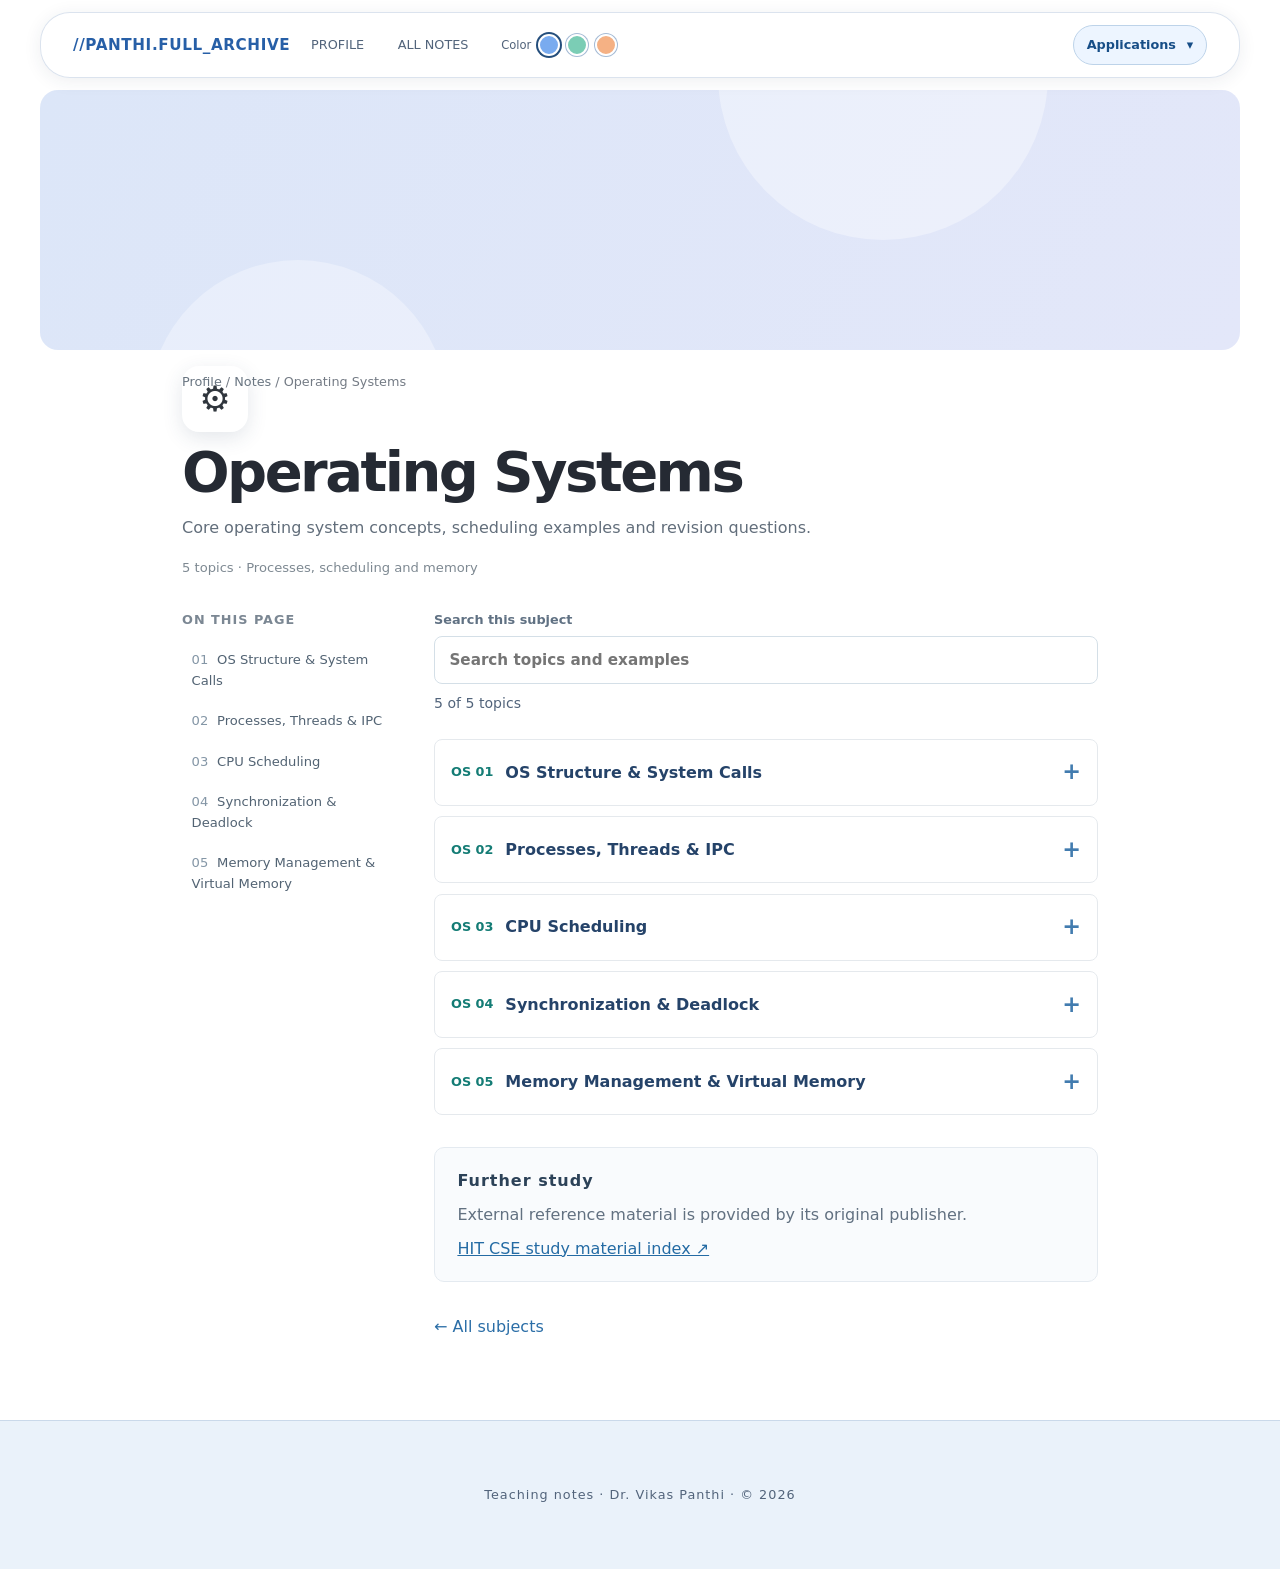
<file: operating-systems.html>
<!DOCTYPE html>
<html lang="en"><head><meta charset="UTF-8"><meta name="viewport" content="width=device-width, initial-scale=1.0"><meta name="description" content="Operating Systems notes by Dr. Vikas Panthi: processes, CPU scheduling, synchronization, deadlock, and virtual memory."><title>Operating Systems | Dr. Vikas Panthi</title><link rel="canonical" href="https://vikaspanthi.github.io/vikasProfile/operating-systems.html">
    <link rel="stylesheet" href="style.css"></head><body class="notes-page notion-layout"><div class="reading-progress" aria-hidden="true"></div><nav class="hud-nav" aria-label="Main navigation"><a class="hud-logo" href="index.html">//PANTHI.FULL_ARCHIVE</a><div class="hud-links"><a href="index.html">Profile</a><a href="notes.html">All notes</a><div class="palette-picker" role="group" aria-label="Choose accent color"><span>Color</span><button type="button" class="palette-dot" data-color="sky" aria-label="Sky blue palette" aria-pressed="true"></button><button type="button" class="palette-dot" data-color="mint" aria-label="Mint green palette" aria-pressed="false"></button><button type="button" class="palette-dot" data-color="peach" aria-label="Soft peach palette" aria-pressed="false"></button></div></div><details class="applications-menu">
  <summary>Applications <span aria-hidden="true">▾</span></summary>
  <ul class="applications-list" aria-label="Applications">
    <li><a href="apps/relative-grade-analytics/index.html">Relative Grade Analytics</a></li>
  </ul>
</details>
</nav><div class="notion-cover cover-operating-systems"></div><main class="notion-main"><p class="crumb"><a href="index.html">Profile</a> / <a href="notes.html">Notes</a> / Operating Systems</p><div class="notion-icon" aria-hidden="true">⚙️</div><h1>Operating Systems</h1><p class="notion-lead">Core operating system concepts, scheduling examples and revision questions.</p><div class="notion-meta">5 topics · Processes, scheduling and memory</div><div class="notion-columns"><aside class="notion-toc"><h2>On this page</h2><a href="#topic-1"><span>01</span>OS Structure &amp; System Calls</a><a href="#topic-2"><span>02</span>Processes, Threads &amp; IPC</a><a href="#topic-3"><span>03</span>CPU Scheduling</a><a href="#topic-4"><span>04</span>Synchronization &amp; Deadlock</a><a href="#topic-5"><span>05</span>Memory Management &amp; Virtual Memory</a></aside><div class="notion-contents"><label class="notion-search">Search this subject <input id="topic-search" type="search" placeholder="Search topics and examples"></label><p id="topic-count" class="topic-count" aria-live="polite"></p><div class="topic-grid"><details class="topic-card" id="topic-1"><summary><span class="topic-index">OS 01</span><span>OS Structure &amp; System Calls</span></summary><div class="topic-body"><p>An operating system manages hardware resources and offers abstractions such as processes and files. A system call crosses from user mode into the kernel to request a protected service.</p><pre><code>Application → system call → kernel → device / resource</code></pre><p><strong>Quick check:</strong> Why should ordinary programs run outside kernel mode?</p></div></details><details class="topic-card" id="topic-2"><summary><span class="topic-index">OS 02</span><span>Processes, Threads &amp; IPC</span></summary><div class="topic-body"><p>A process owns an address space and resources; threads in one process share much of that state. Pipes, message queues, and shared memory support interprocess communication.</p><pre><code>Ready → Running → Waiting → Ready
             ↘ Terminated</code></pre><p><strong>Quick check:</strong> Which communication method needs explicit synchronization of shared data?</p></div></details><details class="topic-card" id="topic-3"><summary><span class="topic-index">OS 03</span><span>CPU Scheduling</span></summary><div class="topic-body"><p>FCFS runs in arrival order; SJF prefers shorter bursts; Round Robin allocates a time quantum. Average waiting time equals the average time spent in the ready queue.</p><pre><code>P1: burst 5, P2: burst 2 (both arrive at 0)
FCFS P1→P2: waits 0, 5; average 2.5
SJF  P2→P1: waits 0, 2; average 1</code></pre><p><strong>Quick check:</strong> How can a very small Round Robin quantum affect overhead?</p></div></details><details class="topic-card" id="topic-4"><summary><span class="topic-index">OS 04</span><span>Synchronization &amp; Deadlock</span></summary><div class="topic-body"><p>Critical sections protect shared state. Mutexes and semaphores coordinate access. Deadlock requires mutual exclusion, hold and wait, no preemption, and circular wait together.</p><pre><code>lock.acquire()
try: update_shared_state()
finally: lock.release()</code></pre><p><strong>Quick check:</strong> How can a global lock order prevent circular wait?</p></div></details><details class="topic-card" id="topic-5"><summary><span class="topic-index">OS 05</span><span>Memory Management &amp; Virtual Memory</span></summary><div class="topic-body"><p>Paging maps virtual pages to physical frames. A page fault occurs when a referenced page is not currently resident. Replacement policies include FIFO and LRU.</p><pre><code>Virtual address = page number + offset
Page table: page number → frame number</code></pre><p><strong>Quick check:</strong> What is the difference between internal fragmentation and a page fault?</p></div></details></div><p id="topic-empty" class="publication-empty" hidden>No matching topics.</p><section class="notion-external"><h2>Further study</h2><p>External reference material is provided by its original publisher.</p><a href="https://hitcse.in/study-material/" target="_blank" rel="noopener noreferrer">HIT CSE study material index ↗</a></section><div class="notion-next"><a href="notes.html">← All subjects</a></div></div></div></main><button class="back-top" type="button" aria-label="Back to top" title="Back to top">↑</button><footer>Teaching notes · Dr. Vikas Panthi · &copy; 2026</footer><script src="applications-config.js" defer></script>
<script src="applications-menu.js" defer></script>
<script src="script.js" defer></script></body></html>
</file>
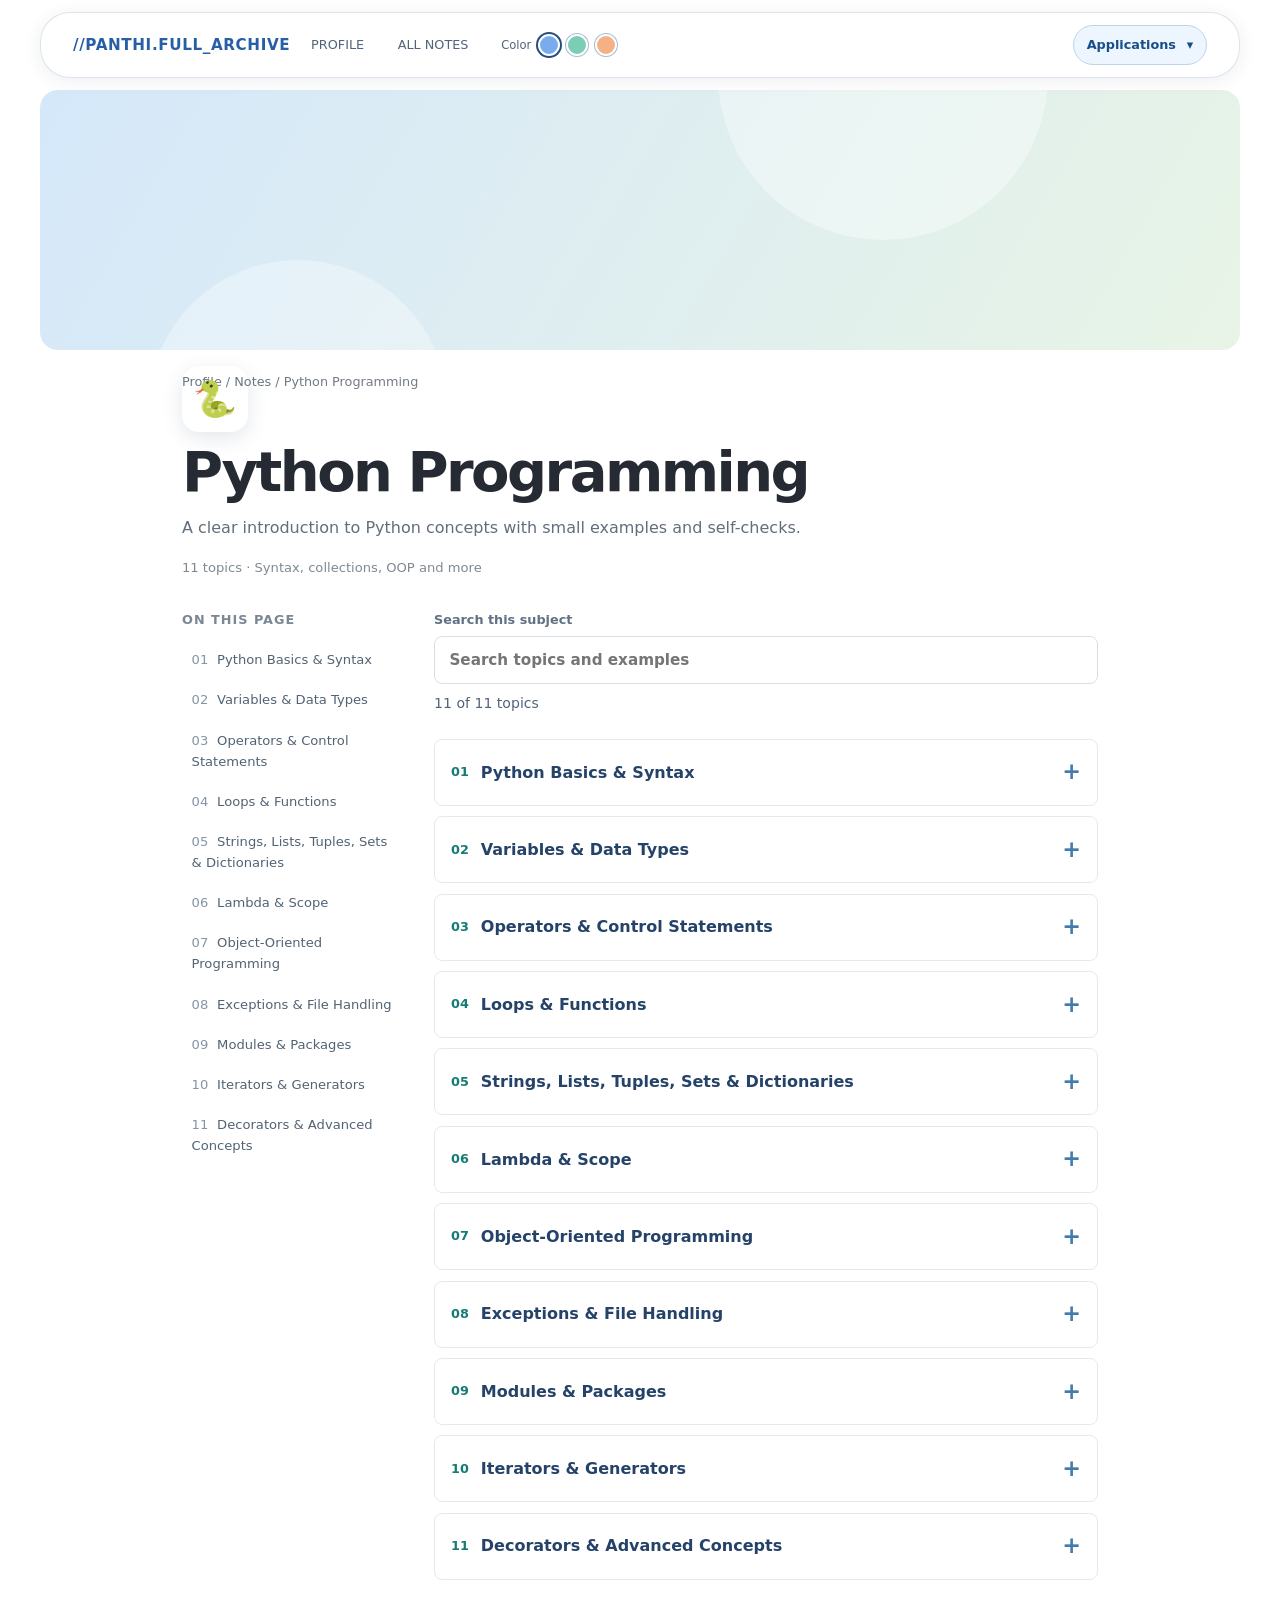
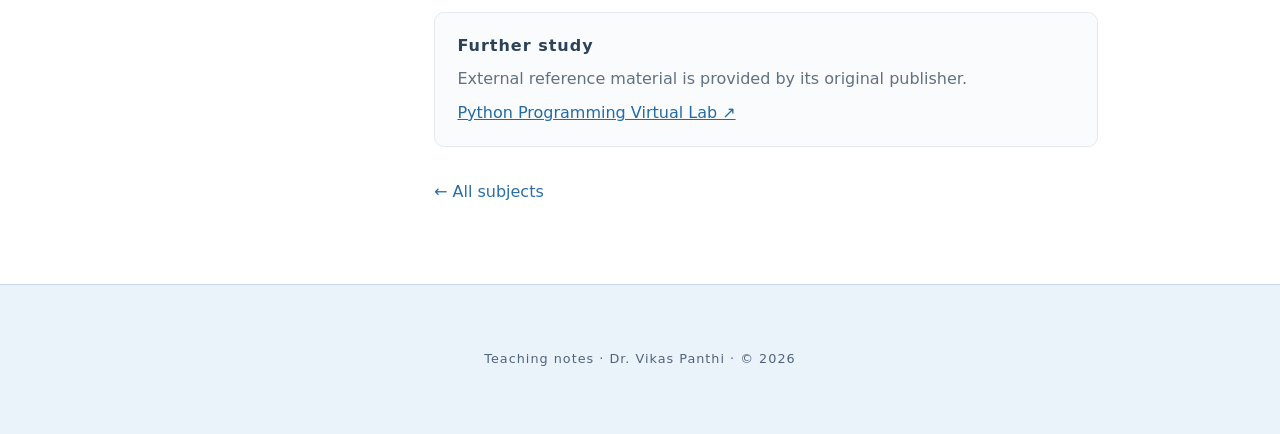
<file: python.html>
<!DOCTYPE html>
<html lang="en"><head><meta charset="UTF-8"><meta name="viewport" content="width=device-width, initial-scale=1.0"><meta name="description" content="Python Programming notes by Dr. Vikas Panthi: syntax, data structures, functions, object-oriented programming, exceptions, and generators."><title>Python Programming | Dr. Vikas Panthi</title><link rel="canonical" href="https://vikaspanthi.github.io/vikasProfile/python.html">
    <link rel="stylesheet" href="style.css"></head><body class="notes-page notion-layout"><div class="reading-progress" aria-hidden="true"></div><nav class="hud-nav" aria-label="Main navigation"><a class="hud-logo" href="index.html">//PANTHI.FULL_ARCHIVE</a><div class="hud-links"><a href="index.html">Profile</a><a href="notes.html">All notes</a><div class="palette-picker" role="group" aria-label="Choose accent color"><span>Color</span><button type="button" class="palette-dot" data-color="sky" aria-label="Sky blue palette" aria-pressed="true"></button><button type="button" class="palette-dot" data-color="mint" aria-label="Mint green palette" aria-pressed="false"></button><button type="button" class="palette-dot" data-color="peach" aria-label="Soft peach palette" aria-pressed="false"></button></div></div><details class="applications-menu">
  <summary>Applications <span aria-hidden="true">▾</span></summary>
  <ul class="applications-list" aria-label="Applications">
    <li><a href="apps/relative-grade-analytics/index.html">Relative Grade Analytics</a></li>
  </ul>
</details>
</nav><div class="notion-cover cover-python"></div><main class="notion-main"><p class="crumb"><a href="index.html">Profile</a> / <a href="notes.html">Notes</a> / Python Programming</p><div class="notion-icon" aria-hidden="true">🐍</div><h1>Python Programming</h1><p class="notion-lead">A clear introduction to Python concepts with small examples and self-checks.</p><div class="notion-meta">11 topics · Syntax, collections, OOP and more</div><div class="notion-columns"><aside class="notion-toc"><h2>On this page</h2><a href="#topic-1"><span>01</span>Python Basics &amp; Syntax</a><a href="#topic-2"><span>02</span>Variables &amp; Data Types</a><a href="#topic-3"><span>03</span>Operators &amp; Control Statements</a><a href="#topic-4"><span>04</span>Loops &amp; Functions</a><a href="#topic-5"><span>05</span>Strings, Lists, Tuples, Sets &amp; Dictionaries</a><a href="#topic-6"><span>06</span>Lambda &amp; Scope</a><a href="#topic-7"><span>07</span>Object-Oriented Programming</a><a href="#topic-8"><span>08</span>Exceptions &amp; File Handling</a><a href="#topic-9"><span>09</span>Modules &amp; Packages</a><a href="#topic-10"><span>10</span>Iterators &amp; Generators</a><a href="#topic-11"><span>11</span>Decorators &amp; Advanced Concepts</a></aside><div class="notion-contents"><label class="notion-search">Search this subject <input id="topic-search" type="search" placeholder="Search topics and examples"></label><p id="topic-count" class="topic-count" aria-live="polite"></p><div class="topic-grid"><details class="topic-card" id="topic-1"><summary><span class="topic-index">01</span><span>Python Basics &amp; Syntax</span></summary><div class="topic-body"><p>Python uses indentation to group statements. Names are case sensitive. Comments begin with <code>#</code>.</p><pre><code>name = "Vikas"
if name:
    print(f"Hello, {name}!")</code></pre><p><strong>Quick check:</strong> What happens if the indented <code>print</code> line is aligned with <code>if</code>?</p></div></details><details class="topic-card" id="topic-2"><summary><span class="topic-index">02</span><span>Variables &amp; Data Types</span></summary><div class="topic-body"><p>Variables refer to objects. Common built-in types include <code>int</code>, <code>float</code>, <code>bool</code>, <code>str</code>, and <code>NoneType</code>.</p><pre><code>count = 3
price = 2.5
print(type(count), count + price)  # int, 5.5</code></pre><p><strong>Quick check:</strong> Why is <code>"3" + 2</code> an error?</p></div></details><details class="topic-card" id="topic-3"><summary><span class="topic-index">03</span><span>Operators &amp; Control Statements</span></summary><div class="topic-body"><p><code>==</code> compares values; <code>is</code> checks identity. Use <code>if</code>, <code>elif</code>, and <code>else</code> for branches.</p><pre><code>score = 76
if score &gt;= 75:
    result = "pass"
else:
    result = "review"</code></pre><p><strong>Quick check:</strong> How does <code>and</code> short circuit?</p></div></details><details class="topic-card" id="topic-4"><summary><span class="topic-index">04</span><span>Loops &amp; Functions</span></summary><div class="topic-body"><p><code>for</code> iterates over an iterable; <code>while</code> repeats while a condition is true. Functions return <code>None</code> unless they explicitly return a value.</p><pre><code>def squares(limit):
    return [n * n for n in range(limit)]
print(squares(4))  # [0, 1, 4, 9]</code></pre><p><strong>Quick check:</strong> Why does <code>range(4)</code> stop at 3?</p></div></details><details class="topic-card" id="topic-5"><summary><span class="topic-index">05</span><span>Strings, Lists, Tuples, Sets &amp; Dictionaries</span></summary><div class="topic-body"><p>Strings and tuples are immutable. Lists keep order and can change. Sets store unique elements. Dictionaries map unique keys to values.</p><pre><code>items = ["a", "b", "a"]
print(set(items))       # {'a', 'b'} in any order
print({"a": 2}["a"])  # 2</code></pre><p><strong>Quick check:</strong> Which collection is best for fast membership checks?</p></div></details><details class="topic-card" id="topic-6"><summary><span class="topic-index">06</span><span>Lambda &amp; Scope</span></summary><div class="topic-body"><p>A <code>lambda</code> is a small expression function. Name lookup normally follows local, enclosing, global, then built-in scope.</p><pre><code>pairs = [("A", 3), ("B", 1)]
print(sorted(pairs, key=lambda pair: pair[1]))</code></pre><p><strong>Quick check:</strong> When would you use <code>nonlocal</code>?</p></div></details><details class="topic-card" id="topic-7"><summary><span class="topic-index">07</span><span>Object-Oriented Programming</span></summary><div class="topic-body"><p>Classes group state and behavior. An instance method receives the instance as its first argument, conventionally called <code>self</code>.</p><pre><code>class Counter:
    def __init__(self):
        self.value = 0
    def increment(self):
        self.value += 1</code></pre><p><strong>Quick check:</strong> What is the difference between a class attribute and an instance attribute?</p></div></details><details class="topic-card" id="topic-8"><summary><span class="topic-index">08</span><span>Exceptions &amp; File Handling</span></summary><div class="topic-body"><p>Catch specific exceptions. A <code>with</code> block closes a file even when an error occurs.</p><pre><code>try:
    with open("notes.txt", encoding="utf-8") as file:
        content = file.read()
except FileNotFoundError:
    content = ""</code></pre><p><strong>Quick check:</strong> Why is catching every exception with bare <code>except:</code> risky?</p></div></details><details class="topic-card" id="topic-9"><summary><span class="topic-index">09</span><span>Modules &amp; Packages</span></summary><div class="topic-body"><p>Modules are Python files that can be imported. Packages organize related modules. Imports execute module-level code on first import in a process.</p><pre><code>from math import sqrt
print(sqrt(25))  # 5.0</code></pre><p><strong>Quick check:</strong> What does <code>if __name__ == "__main__":</code> control?</p></div></details><details class="topic-card" id="topic-10"><summary><span class="topic-index">10</span><span>Iterators &amp; Generators</span></summary><div class="topic-body"><p>An iterator provides items one at a time via <code>next()</code>. A generator uses <code>yield</code> and resumes where it left off.</p><pre><code>def numbers():
    yield 1
    yield 2
print(list(numbers()))  # [1, 2]</code></pre><p><strong>Quick check:</strong> Why can a generator save memory?</p></div></details><details class="topic-card" id="topic-11"><summary><span class="topic-index">11</span><span>Decorators &amp; Advanced Concepts</span></summary><div class="topic-body"><p>A decorator receives a function and returns a callable, often adding behavior around the original function.</p><pre><code>def announce(fn):
    def wrapper(*args, **kwargs):
        print("Calling function")
        return fn(*args, **kwargs)
    return wrapper</code></pre><p><strong>Quick check:</strong> Why should a wrapper forward <code>*args</code> and <code>**kwargs</code>?</p></div></details></div><p id="topic-empty" class="publication-empty" hidden>No matching topics.</p><section class="notion-external"><h2>Further study</h2><p>External reference material is provided by its original publisher.</p><a href="https://python-iitk.vlabs.ac.in/" target="_blank" rel="noopener noreferrer">Python Programming Virtual Lab ↗</a></section><div class="notion-next"><a href="notes.html">← All subjects</a></div></div></div></main><button class="back-top" type="button" aria-label="Back to top" title="Back to top">↑</button><footer>Teaching notes · Dr. Vikas Panthi · &copy; 2026</footer><script src="applications-config.js" defer></script>
<script src="applications-menu.js" defer></script>
<script src="script.js" defer></script></body></html>
</file>
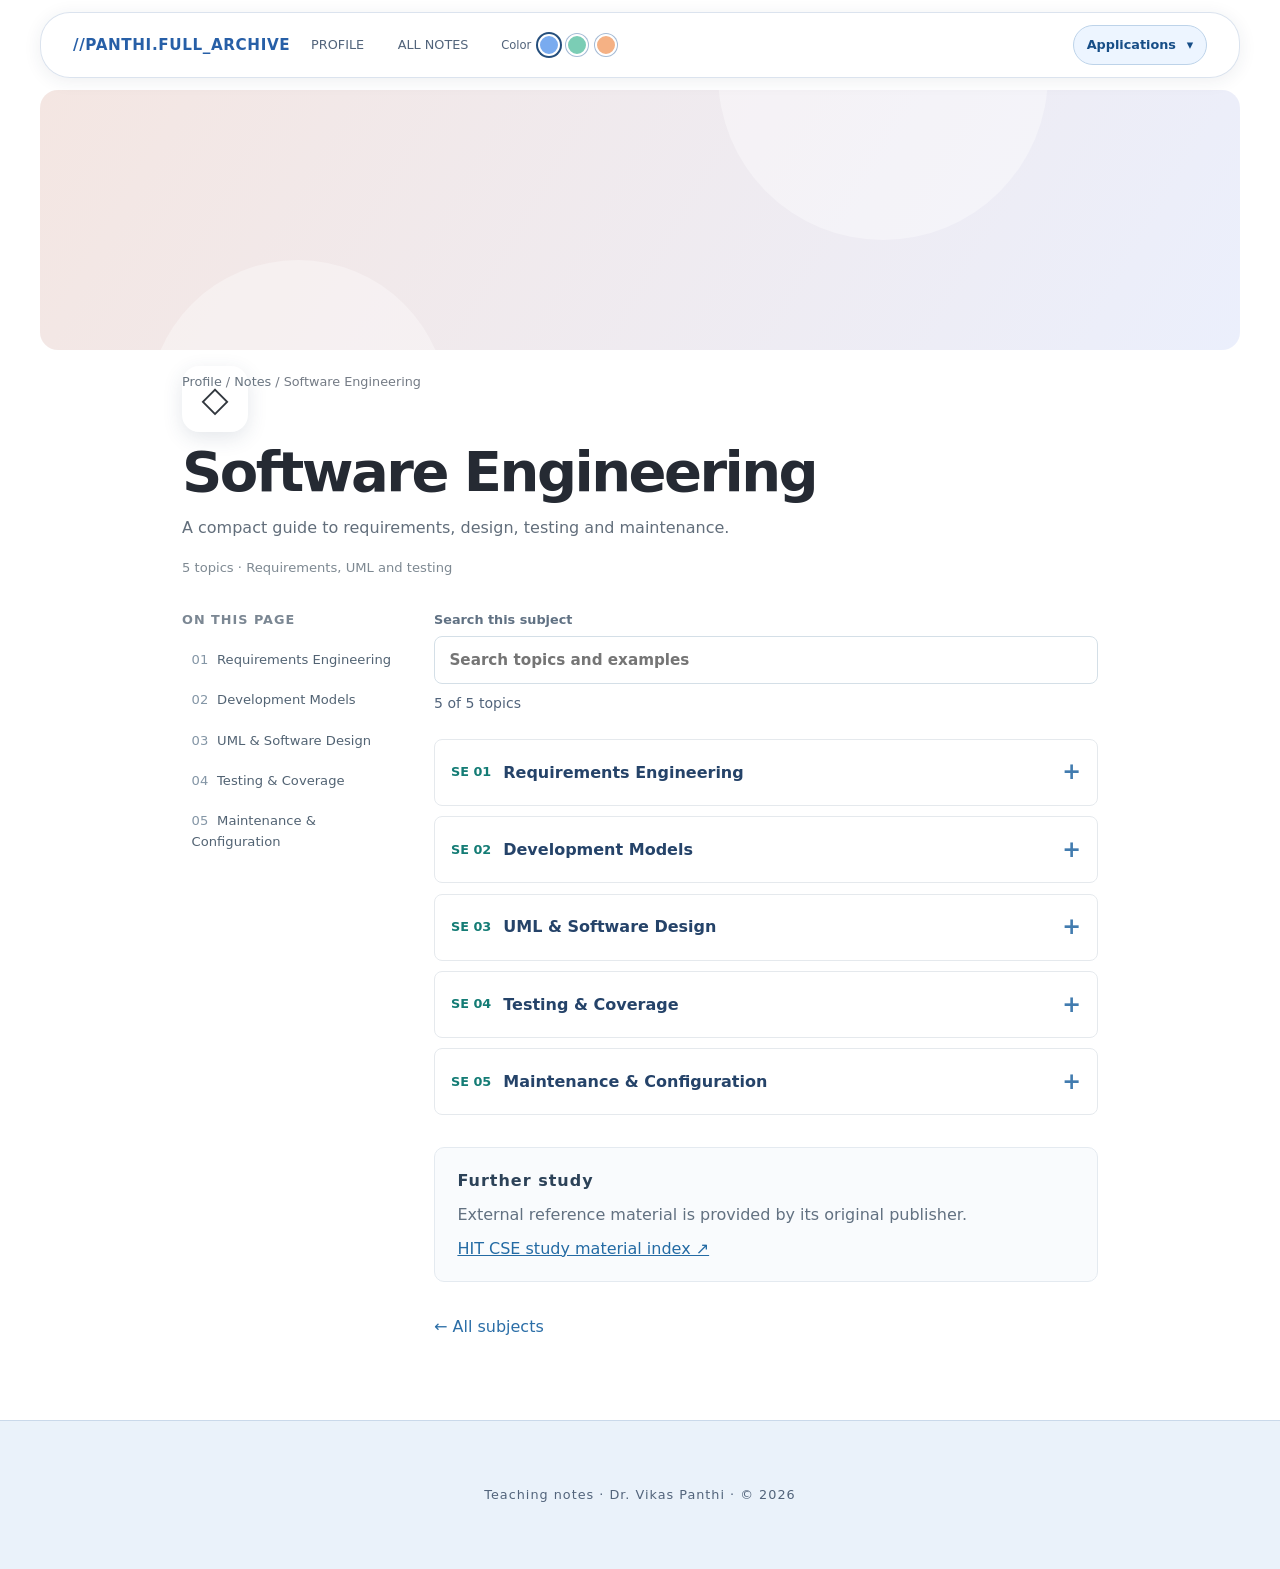
<file: software-engineering.html>
<!DOCTYPE html>
<html lang="en"><head><meta charset="UTF-8"><meta name="viewport" content="width=device-width, initial-scale=1.0"><meta name="description" content="Software Engineering notes by Dr. Vikas Panthi: requirements, development models, UML, testing, and maintenance."><title>Software Engineering | Dr. Vikas Panthi</title><link rel="canonical" href="https://vikaspanthi.github.io/vikasProfile/software-engineering.html">
    <link rel="stylesheet" href="style.css"></head><body class="notes-page notion-layout"><div class="reading-progress" aria-hidden="true"></div><nav class="hud-nav" aria-label="Main navigation"><a class="hud-logo" href="index.html">//PANTHI.FULL_ARCHIVE</a><div class="hud-links"><a href="index.html">Profile</a><a href="notes.html">All notes</a><div class="palette-picker" role="group" aria-label="Choose accent color"><span>Color</span><button type="button" class="palette-dot" data-color="sky" aria-label="Sky blue palette" aria-pressed="true"></button><button type="button" class="palette-dot" data-color="mint" aria-label="Mint green palette" aria-pressed="false"></button><button type="button" class="palette-dot" data-color="peach" aria-label="Soft peach palette" aria-pressed="false"></button></div></div><details class="applications-menu">
  <summary>Applications <span aria-hidden="true">▾</span></summary>
  <ul class="applications-list" aria-label="Applications">
    <li><a href="apps/relative-grade-analytics/index.html">Relative Grade Analytics</a></li>
  </ul>
</details>
</nav><div class="notion-cover cover-software-engineering"></div><main class="notion-main"><p class="crumb"><a href="index.html">Profile</a> / <a href="notes.html">Notes</a> / Software Engineering</p><div class="notion-icon" aria-hidden="true">◇</div><h1>Software Engineering</h1><p class="notion-lead">A compact guide to requirements, design, testing and maintenance.</p><div class="notion-meta">5 topics · Requirements, UML and testing</div><div class="notion-columns"><aside class="notion-toc"><h2>On this page</h2><a href="#topic-1"><span>01</span>Requirements Engineering</a><a href="#topic-2"><span>02</span>Development Models</a><a href="#topic-3"><span>03</span>UML &amp; Software Design</a><a href="#topic-4"><span>04</span>Testing &amp; Coverage</a><a href="#topic-5"><span>05</span>Maintenance &amp; Configuration</a></aside><div class="notion-contents"><label class="notion-search">Search this subject <input id="topic-search" type="search" placeholder="Search topics and examples"></label><p id="topic-count" class="topic-count" aria-live="polite"></p><div class="topic-grid"><details class="topic-card" id="topic-1"><summary><span class="topic-index">SE 01</span><span>Requirements Engineering</span></summary><div class="topic-body"><p>Functional requirements describe behavior. Nonfunctional requirements state constraints or quality targets such as latency, reliability, and accessibility. Make them measurable.</p><pre><code>Vague: "The app is fast."
Testable: "95% of searches finish within 2 seconds."</code></pre><p><strong>Quick check:</strong> Is an audit log a functional requirement or a quality constraint?</p></div></details><details class="topic-card" id="topic-2"><summary><span class="topic-index">SE 02</span><span>Development Models</span></summary><div class="topic-body"><p>Waterfall separates phases; iterative development revisits a product in increments; agile practices emphasize frequent feedback. Choose based on uncertainty, risk, and release needs.</p><pre><code>Plan → Build → Evaluate → Adapt → next iteration</code></pre><p><strong>Quick check:</strong> Why is early feedback useful when requirements are uncertain?</p></div></details><details class="topic-card" id="topic-3"><summary><span class="topic-index">SE 03</span><span>UML &amp; Software Design</span></summary><div class="topic-body"><p>Use case diagrams show actors and goals, class diagrams show structure, and sequence diagrams show messages over time. Design for clear responsibilities and low coupling.</p><pre><code>Client → OrderService: placeOrder()
OrderService → Inventory: reserve()</code></pre><p><strong>Quick check:</strong> Which diagram best shows a time-ordered interaction?</p></div></details><details class="topic-card" id="topic-4"><summary><span class="topic-index">SE 04</span><span>Testing &amp; Coverage</span></summary><div class="topic-body"><p>Unit tests check components; integration tests check interfaces; system tests exercise the whole product. Statement coverage measures executed statements and does not prove correctness.</p><pre><code>Coverage = executed statements / total statements × 100%</code></pre><p><strong>Quick check:</strong> Can 100% statement coverage miss an incorrect boundary condition?</p></div></details><details class="topic-card" id="topic-5"><summary><span class="topic-index">SE 05</span><span>Maintenance &amp; Configuration</span></summary><div class="topic-body"><p>Maintenance includes corrective, adaptive, perfective, and preventive work. Version control records changes; code review and automated tests reduce regression risk.</p><pre><code>Issue → change → review → test → release</code></pre><p><strong>Quick check:</strong> Is updating software for a new operating system adaptive or corrective maintenance?</p></div></details></div><p id="topic-empty" class="publication-empty" hidden>No matching topics.</p><section class="notion-external"><h2>Further study</h2><p>External reference material is provided by its original publisher.</p><a href="https://hitcse.in/study-material/" target="_blank" rel="noopener noreferrer">HIT CSE study material index ↗</a></section><div class="notion-next"><a href="notes.html">← All subjects</a></div></div></div></main><button class="back-top" type="button" aria-label="Back to top" title="Back to top">↑</button><footer>Teaching notes · Dr. Vikas Panthi · &copy; 2026</footer><script src="applications-config.js" defer></script>
<script src="applications-menu.js" defer></script>
<script src="script.js" defer></script></body></html>
</file>
<file: style.css>
:root {
            --bg-deep: #030712;
            --bg-cyber: rgba(17, 24, 39, 0.75);
            --bg-card: rgba(31, 41, 55, 0.4);
            --accent-neon: #06b6d4;
            --accent-matrix: #10b981;
            --accent-gold: #f59e0b;
            --text-neon: #e2e8f0;
            --text-dim: #94a3b8;
            --border-neon: rgba(6, 182, 212, 0.2);
            --glow-color: rgba(6, 182, 212, 0.3);
        }

        * {
            box-sizing: border-box;
            margin: 0;
            padding: 0;
            scroll-behavior: smooth;
        }

        body {
            font-family: 'Courier New', Courier, monospace, -apple-system, BlinkMacSystemFont, sans-serif;
            background-color: var(--bg-deep);
            color: var(--text-neon);
            overflow-x: hidden;
            line-height: 1.6;
        }

        body::before {
            content: '';
            position: fixed;
            top: -10%;
            left: -10%;
            width: 120%;
            height: 120%;
            background: radial-gradient(circle, rgba(6, 182, 212, 0.04) 0%, transparent 70%);
            z-index: -1;
            pointer-events: none;
        }

        /* Nav HUD Center */
        .hud-nav {
            position: sticky;
            top: 15px;
            max-width: 1200px;
            margin: 0 auto;
            background: var(--bg-cyber);
            backdrop-filter: blur(12px);
            border: 1px solid var(--border-neon);
            border-radius: 30px;
            padding: 0.75rem 2rem;
            display: flex;
            justify-content: space-between;
            align-items: center;
            z-index: 100;
            box-shadow: 0 0 15px var(--border-neon);
        }

        .hud-logo {
            font-weight: bold;
            color: var(--accent-neon);
            letter-spacing: 2px;
            font-size: 0.95rem;
        }

        .hud-links {
            display: flex;
            gap: 1rem;
            flex-wrap: wrap;
        }

        .hud-links a {
            color: var(--text-dim);
            text-decoration: none;
            font-size: 0.8rem;
            text-transform: uppercase;
            transition: all 0.3s;
        }

        .hud-links a:hover {
            color: var(--accent-neon);
            text-shadow: 0 0 8px var(--accent-neon);
        }

        /* Hero Node Window */
        .console-hero {
            max-width: 1200px;
            margin: 3rem auto 2rem auto;
            padding: 0 1.5rem;
        }

        .terminal-window {
            background: rgba(3, 7, 18, 0.95);
            border: 1px solid var(--border-neon);
            border-radius: 12px;
            box-shadow: 0 10px 35px rgba(0, 0, 0, 0.6), 0 0 25px rgba(6, 182, 212, 0.15);
            overflow: hidden;
        }

        .terminal-header {
            background: #0f172a;
            padding: 0.75rem 1rem;
            border-bottom: 1px solid var(--border-neon);
            display: flex;
            align-items: center;
            gap: 0.5rem;
        }

        .dot { width: 12px; height: 12px; border-radius: 50%; }
        .dot-r { background: #ef4444; }
        .dot-y { background: #eab308; }
        .dot-g { background: #22c55e; }
        .terminal-title { margin-left: auto; font-size: 0.75rem; color: var(--text-dim); letter-spacing: 1px; }

        .terminal-body {
            padding: 2rem;
        }

        .terminal-text {
            color: var(--accent-matrix);
            margin-bottom: 0.5rem;
            font-size: 0.95rem;
        }

        .terminal-input {
            color: var(--text-neon);
            font-size: 2.2rem;
            font-weight: bold;
            margin-bottom: 0.5rem;
        }

        .terminal-sub {
            color: var(--text-dim);
            font-size: 1.1rem;
            margin-bottom: 1.5rem;
        }

        .contact-grid {
            display: grid;
            grid-template-columns: repeat(auto-fit, minmax(240px, 1fr));
            gap: 1rem;
            margin-top: 1.5rem;
            border-top: 1px dashed var(--border-neon);
            padding-top: 1.5rem;
        }

        .contact-node {
            font-size: 0.85rem;
            color: var(--text-neon);
        }

        .contact-node span {
            color: var(--accent-neon);
        }

        /* Highlights Dashboard */
        .metrics-row {
            display: grid;
            grid-template-columns: repeat(auto-fit, minmax(220px, 1fr));
            gap: 1.5rem;
            max-width: 1200px;
            margin: 0 auto 3rem auto;
            padding: 0 1.5rem;
        }

        .metric-card {
            background: var(--bg-cyber);
            border: 1px solid var(--border-neon);
            padding: 1.5rem;
            border-radius: 12px;
            text-align: center;
            box-shadow: 0 4px 15px rgba(0,0,0,0.3);
        }

        .metric-num {
            font-size: 1.8rem;
            font-weight: bold;
            color: var(--accent-matrix);
            margin-bottom: 0.25rem;
        }

        .metric-label {
            font-size: 0.8rem;
            color: var(--text-dim);
            text-transform: uppercase;
        }

        /* Layout Main Containers */
        .main-container {
            max-width: 1200px;
            margin: 0 auto;
            padding: 0 1.5rem 5rem 1.5rem;
            display: grid;
            grid-template-columns: 1fr;
            gap: 3rem;
        }

        .cyber-card {
            background: var(--bg-cyber);
            backdrop-filter: blur(10px);
            border: 1px solid var(--border-neon);
            border-radius: 16px;
            padding: 2.5rem;
            position: relative;
            box-shadow: 0 5px 20px rgba(0,0,0,0.2);
        }

        .card-tag {
            position: absolute;
            top: -12px;
            right: 25px;
            background: var(--bg-deep);
            border: 1px solid var(--border-neon);
            color: var(--accent-neon);
            font-size: 0.75rem;
            padding: 0.2rem 0.75rem;
            border-radius: 4px;
            letter-spacing: 1px;
        }

        h2 {
            font-size: 1.4rem;
            color: #ffffff;
            margin-bottom: 2rem;
            text-transform: uppercase;
            letter-spacing: 1px;
            display: flex;
            align-items: center;
            gap: 0.5rem;
            border-bottom: 1px solid var(--border-neon);
            padding-bottom: 0.5rem;
        }

        h2::before {
            content: '>>';
            color: var(--accent-neon);
        }

        h3 {
            font-size: 1.1rem;
            color: var(--accent-neon);
            margin: 1.5rem 0 1rem 0;
        }

        /* Education Table Node */
        .table-responsive {
            overflow-x: auto;
            margin-top: 1rem;
        }

        table {
            width: 100%;
            border-collapse: collapse;
            font-size: 0.85rem;
            text-align: left;
        }

        th, td {
            padding: 0.75rem 1rem;
            border: 1px solid var(--border-neon);
        }

        th {
            background: rgba(6, 182, 212, 0.1);
            color: var(--accent-neon);
            text-transform: uppercase;
        }

        tr:nth-child(even) {
            background: rgba(255, 255, 255, 0.02);
        }

        /* Items Styles */
        .data-node {
            border-left: 2px solid var(--border-neon);
            padding-left: 1.25rem;
            margin-bottom: 1.75rem;
            position: relative;
        }

        .data-node:hover {
            border-color: var(--accent-neon);
        }

        .node-meta {
            font-size: 0.8rem;
            color: var(--accent-gold);
            font-weight: bold;
        }

        .node-title {
            font-size: 1.1rem;
            color: #ffffff;
            margin: 0.2rem 0;
        }

        .node-subtitle {
            font-size: 0.9rem;
            color: var(--text-dim);
        }

        .node-details {
            font-size: 0.85rem;
            color: var(--text-dim);
            margin-top: 0.4rem;
        }

        .numbered-list {
            list-style: none;
        }

        .numbered-list li {
            position: relative;
            padding-left: 2rem;
            margin-bottom: 1rem;
            font-size: 0.9rem;
        }

        .numbered-list li::before {
            content: attr(data-index) ".";
            position: absolute;
            left: 0;
            color: var(--accent-neon);
            font-weight: bold;
        }

        .badge-cloud {
            display: flex;
            flex-wrap: wrap;
            gap: 0.6rem;
            margin-top: 1rem;
        }

        .cyber-badge {
            background: rgba(6, 182, 212, 0.05);
            border: 1px solid var(--border-neon);
            color: var(--text-neon);
            padding: 0.4rem 0.8rem;
            border-radius: 6px;
            font-size: 0.8rem;
        }

        .flex-container {
            display: grid;
            grid-template-columns: repeat(auto-fit, minmax(280px, 1fr));
            gap: 1.5rem;
        }

        footer {
            text-align: center;
            padding: 4rem 2rem;
            font-size: 0.8rem;
            color: var(--text-dim);
            border-top: 1px solid var(--border-neon);
            background: #010409;
            letter-spacing: 1px;
        }
        /* Light academic palette and gentle motion */
        :root {
            --bg-deep: #f5f8ff;
            --bg-cyber: rgba(255,255,255,.88);
            --bg-card: #ffffff;
            --accent-neon: #275fa7;
            --accent-matrix: #167a69;
            --accent-gold: #a45b18;
            --text-neon: #20324b;
            --text-dim: #52647b;
            --border-neon: rgba(55,100,162,.18);
            --glow-color: rgba(76,139,205,.16);
        }
        body { font-family: Inter, ui-sans-serif, system-ui, -apple-system, 'Segoe UI', sans-serif;
            background: radial-gradient(circle at 8% 7%, #e7f5f7, transparent 34%),
                        radial-gradient(circle at 94% 20%, #edf0ff, transparent 34%), var(--bg-deep); }
        body::before { background: none; }
        .hud-nav { top: 12px; margin-inline: auto; width: calc(100% - 24px); box-shadow: 0 8px 30px rgba(33,67,109,.10); }
        .hud-logo { letter-spacing: .04em; }
        .hud-links a { padding: .4rem .55rem; border-radius: 20px; }
        .hud-links a:hover, .hud-links a.active { color: #174e87; background: #eaf3ff; text-shadow: none; }
        .terminal-window { background: linear-gradient(125deg,#fff 15%,#eaf7fa 100%);
            box-shadow: 0 18px 45px rgba(33,67,109,.11); border-radius: 22px; }
        .terminal-header { background: #eef5fc; }
        .terminal-input { color: #193b67; font-size: clamp(2rem,5vw,3.5rem); letter-spacing: -.035em; }
        .terminal-text { color: #167a69; }
        .metric-card, .cyber-card { box-shadow: 0 8px 28px rgba(33,67,109,.07); }
        .metric-card { border-radius: 18px; }
        .cyber-card { scroll-margin-top: 110px; }
        #identity { scroll-margin-top: 110px; }
        .metric-card, .cyber-card, .cyber-badge, .data-node { transition: transform .3s ease, box-shadow .3s ease, border-color .3s ease; }
        .metric-card:hover, .cyber-card:hover { transform: translateY(-3px); box-shadow: 0 16px 38px rgba(33,67,109,.12); }
        .cyber-badge:hover { transform: translateY(-3px); border-color: #8bb9e4; }
        .data-node:hover { transform: translateX(5px); }
        .metric-num { color: #137b70; }
        .card-tag { background: #eaf3ff; border-radius: 8px; }
        h2, .node-title { color: #213c63; }
        h2::before { content: '✦'; }
        th { background: #e9f2ff; color: #22558c; }
        tr:nth-child(even) { background: #f7faff; }
        tbody tr:hover { background: #eaf6fa; }
        .cyber-badge { background: #eff7ff; border-radius: 30px; }
        .data-desc[style] { color: #20324b !important; }
        footer { background: #eaf2fa; }
        .publication-controls { display: flex; flex-wrap: wrap; align-items: center; gap: .65rem; margin: 0 0 1.5rem; }
        .publication-controls label { font-weight: 600; color: #31547c; }
        .publication-controls input { width: min(100%, 420px); padding: .75rem 1rem; border: 1px solid #adc8e3;
            border-radius: 10px; background: #fff; color: #20324b; font: inherit; }
        .publication-controls input:focus-visible, a:focus-visible, button:focus-visible { outline: 3px solid #6ba6e6; outline-offset: 3px; }
        .publication-controls output { color: var(--text-dim); font-size: .85rem; }
        .publication-empty { color: var(--text-dim); padding: .7rem 0; }
        .back-top { position: fixed; right: 1.3rem; bottom: 1.3rem; z-index: 110; border: 0;
            border-radius: 50%; width: 48px; height: 48px; background: #275fa7; color: white;
            font-size: 1.4rem; cursor: pointer; box-shadow: 0 8px 22px rgba(26,75,133,.25);
            opacity: 0; pointer-events: none; transform: translateY(10px); transition: .25s ease; }
        .back-top.visible { opacity: 1; pointer-events: auto; transform: translateY(0); }
        .reveal { opacity: 0; transform: translateY(18px); transition: opacity .65s ease, transform .65s ease; }
        .reveal.is-visible { opacity: 1; transform: translateY(0); }
        /* Interactive pastel accents */
        body { --accent-hue: 206; }
        body[data-palette="mint"] { --accent-hue: 165; }
        body[data-palette="peach"] { --accent-hue: 24; }
        .reading-progress { position: fixed; inset: 0 auto auto 0; height: 4px; width: 100%; z-index: 200;
            background: linear-gradient(90deg, #6cbcc1, hsl(var(--accent-hue) 78% 67%), #f1b98b);
            transform: scaleX(0); transform-origin: left; pointer-events: none; }
        .palette-picker { display: flex; align-items: center; gap: .4rem; margin-left: .5rem; }
        .palette-picker span { font-size: .72rem; color: var(--text-dim); }
        .palette-dot { width: 22px; height: 22px; border: 2px solid white; border-radius: 50%; cursor: pointer;
            box-shadow: 0 0 0 1px #a5bbd5; transition: transform .2s, box-shadow .2s; }
        .palette-dot:hover { transform: scale(1.2); }
        .palette-dot[aria-pressed="true"] { box-shadow: 0 0 0 2px #244e7c; }
        .palette-dot[data-color="sky"] { background: #79abef; }
        .palette-dot[data-color="mint"] { background: #7bcdb5; }
        .palette-dot[data-color="peach"] { background: #f5b184; }
        body[data-palette="mint"] .terminal-window { background: linear-gradient(125deg,#fff 15%,#e5f9f2 100%); }
        body[data-palette="peach"] .terminal-window { background: linear-gradient(125deg,#fff 15%,#fff1e5 100%); }
        body[data-palette="mint"] .card-tag, body[data-palette="mint"] .cyber-badge { background: #e5f8f0; }
        body[data-palette="peach"] .card-tag, body[data-palette="peach"] .cyber-badge { background: #fff0e2; }
        body[data-palette="mint"] .hud-links a.active { background: #e5f8f0; }
        body[data-palette="peach"] .hud-links a.active { background: #fff0e2; }
        .terminal-window { position: relative; isolation: isolate; }
        .terminal-window::before, .terminal-window::after { content: ''; position: absolute; z-index: -1;
            width: 240px; aspect-ratio: 1; border-radius: 50%; filter: blur(2px); pointer-events: none; }
        .terminal-window::before { top: -125px; right: 6%; background: rgba(139,198,246,.20); animation: float-orb 9s ease-in-out infinite; }
        .terminal-window::after { bottom: -170px; right: 23%; background: rgba(120,215,182,.16); animation: float-orb 11s ease-in-out infinite reverse; }
        @keyframes float-orb { 50% { transform: translate(26px, 28px) scale(1.12); } }
        .metric-card { position: relative; overflow: hidden; }
        .metric-card::before { content: ''; position: absolute; inset: 0 auto auto 0; height: 4px; width: 100%;
            background: linear-gradient(90deg, #7dcbd1, #95acef, #f3ba9a); }
        .metrics-row > :nth-child(2)::before { background: linear-gradient(90deg, #96d6b4, #6ac2bd); }
        .metrics-row > :nth-child(3)::before { background: linear-gradient(90deg, #f0bd98, #e69bb6); }
        .metrics-row > :nth-child(4)::before { background: linear-gradient(90deg, #9db6f4, #b5a9e6); }
        .cyber-card { border-top: 3px solid hsl(var(--accent-hue) 65% 77%); }
        .cyber-card:hover { border-top-color: hsl(var(--accent-hue) 68% 57%); }
        .data-node::before { content: ''; position: absolute; left: -6px; top: .3rem; width: 9px; height: 9px;
            border-radius: 50%; background: #78b8d1; box-shadow: 0 0 0 4px #e8f4fb; }
        @media (max-width: 760px) {
            .hud-nav { position: relative; flex-direction: column; align-items: flex-start; gap: .6rem; border-radius: 18px; padding: 1rem; }
            .hud-links { flex-wrap: nowrap; width: 100%; overflow-x: auto; padding-bottom: .3rem; }
            .hud-links a { white-space: nowrap; }
            .console-hero { margin-top: 1.5rem; }
            .terminal-body, .cyber-card { padding: 1.35rem; }
            .main-container { gap: 2rem; }
            .palette-picker { margin-left: 0; }
        }
        @media (prefers-reduced-motion: reduce) {
            *, *::before, *::after { scroll-behavior: auto !important; animation-duration: .01ms !important; transition-duration: .01ms !important; }
            .reveal { opacity: 1; transform: none; }
            .terminal-window::before, .terminal-window::after { animation: none; }
        }

/* Offline teaching notes */
.hud-logo { text-decoration: none; }
.notes-feature, .notes-hero, .notes-main { max-width: 1200px; margin-inline: auto; }
.notes-feature { display: grid; grid-template-columns: 1.5fr 1fr; gap: 2rem; align-items: center;
    padding: 2rem 2.5rem; margin-bottom: 3rem; border-radius: 22px; border: 1px solid var(--border-neon);
    background: linear-gradient(115deg, #e7f5ff, #eef8f2 70%, #fff4e9); box-shadow: 0 14px 32px rgba(33,67,109,.08); }
.notes-feature h2 { margin: .45rem 0 1rem; border: 0; padding: 0; }
.notes-feature h2::before { display: none; }
.notes-feature p { max-width: 56ch; color: var(--text-dim); margin-bottom: 1.35rem; }
.eyebrow { color: #207671; font-size: .75rem; font-weight: 800; letter-spacing: .14em; }
.notes-button { display: inline-flex; align-items: center; gap: .6rem; padding: .7rem 1.1rem; border-radius: 12px;
    background: #275fa7; color: white; text-decoration: none; font-weight: 700; transition: transform .2s, box-shadow .2s; }
.notes-button:hover { transform: translateY(-3px); box-shadow: 0 9px 18px rgba(39,95,167,.22); }
.notes-feature-art { min-height: 150px; display: grid; place-content: center; gap: .8rem; transform: rotate(-5deg);
    border-radius: 18px; background: #fff; border: 1px solid #cde4ed; box-shadow: 10px 12px 0 #dcefe9;
    color: #245087; font-family: ui-monospace, SFMono-Regular, Consolas, monospace; font-size: clamp(1rem,2.5vw,1.4rem); }
.notes-feature-art span:last-child { color: #168074; padding-left: 4rem; }
.notes-hero { margin-top: 2rem; padding: 4rem 2rem; border: 1px solid var(--border-neon); border-radius: 24px;
    background: linear-gradient(125deg,#fff,#e7f5ff 60%,#e9f8ef); text-align: center; }
.notes-hero h1 { margin: .7rem 0; font-size: clamp(2.4rem,6vw,4.8rem); line-height: 1.1; color: #213c63; }
.notes-hero p { max-width: 65ch; margin: 0 auto 1.6rem; color: var(--text-dim); }
.notes-main { padding: 3rem 1.5rem 5rem; }
.notes-toolbar { display: flex; align-items: end; justify-content: space-between; gap: 1.5rem; flex-wrap: wrap; }
.notes-toolbar h2 { margin: .3rem 0; border: 0; }
.notes-toolbar h2::before { display: none; }
.notes-toolbar label { display: grid; gap: .3rem; color: #31547c; font-weight: 700; }
.notes-toolbar input { width: min(85vw,360px); border: 1px solid #adc8e3; border-radius: 10px; padding: .7rem 1rem;
    color: var(--text-neon); font: inherit; background: white; }
.topic-count { color: var(--text-dim); font-size: .88rem; margin: .5rem 0 1.5rem; }
.subject-jump { display: flex; flex-wrap: wrap; gap: .55rem; }
.subject-jump a { color: #245087; text-decoration: none; padding: .4rem .8rem; background: #eaf3ff; border-radius: 30px; }
.subject-jump a:hover { background: #d6eaff; }
.subject-title { margin: 2.4rem 0 1rem; color: #1e567f; font-size: 1.35rem; scroll-margin-top: 110px; }
.topic-grid { display: grid; grid-template-columns: repeat(auto-fit,minmax(min(100%,330px),1fr)); gap: 1rem; align-items: start; }
.topic-card { background: #fff; border: 1px solid #cfdfed; border-radius: 15px; box-shadow: 0 6px 22px rgba(33,67,109,.06); overflow: hidden; }
.topic-card[open] { border-color: #8bb9e4; box-shadow: 0 11px 27px rgba(33,67,109,.12); }
.topic-card summary { display: flex; align-items: center; gap: .75rem; min-height: 85px; cursor: pointer; list-style: none;
    padding: 1.1rem; font-weight: 750; color: #254369; }
.topic-card summary::-webkit-details-marker { display: none; }
.topic-card summary::after { content: '+'; margin-left: auto; font-size: 1.4rem; color: #427caf; }
.topic-card[open] summary::after { content: '−'; }
.topic-index { color: #147c75; font-size: .8rem; white-space: nowrap; }
.topic-body { padding: 0 1.15rem 1.2rem; color: #3b506b; }
.topic-body p { margin: .6rem 0; }
.topic-body pre { overflow-x: auto; background: #edf5fb; color: #1a3f65; padding: .85rem; border-radius: 9px; font-size: .83rem; line-height: 1.5; }
.topic-body code { font-family: ui-monospace, SFMono-Regular, Consolas, monospace; }
.notes-next { margin-top: 3rem; border-radius: 16px; padding: 1.5rem; background: #eaf6f2; }
.notes-next h2 { border: 0; margin-bottom: .6rem; }
.notes-next h2::before { display: none; }
.notes-next a { color: #245087; font-weight: 700; }
@media (max-width: 760px) { .notes-feature { margin-inline: 1.5rem; grid-template-columns: 1fr; padding: 1.5rem; }
    .notes-feature-art { min-height: 120px; } .notes-hero { margin-inline: 1rem; padding: 3rem 1.2rem; } }

/* Academic portrait in the profile header */
.hero-layout { display: grid; grid-template-columns: minmax(0,1fr) minmax(230px,310px); align-items: center; gap: 2rem; }
.hero-copy { min-width: 0; }
.hero-portrait { position: relative; margin: 0; padding: 9px; border-radius: 24px;
    background: linear-gradient(145deg, #c9e7f3, #d3e9df 58%, #ead8ce);
    box-shadow: 0 16px 32px rgba(35,73,106,.15); overflow: hidden; }
.hero-portrait img { display: block; width: 100%; height: 360px; object-fit: cover; object-position: center 30%;
    border-radius: 17px; background: #d9e6f1; }
.hero-portrait::after { content: ''; position: absolute; inset: 9px; border: 1px solid rgba(255,255,255,.65);
    border-radius: 17px; pointer-events: none; }
@media (max-width: 780px) {
    .hero-layout { grid-template-columns: 1fr; gap: 1.5rem; }
    .hero-portrait { grid-row: 1; width: min(70%,270px); justify-self: center; }
    .hero-portrait img { height: 300px; }
}
@media (max-width: 440px) { .hero-portrait { width: min(100%,250px); } }

/* Subject directory inspired by the reference's calm document hierarchy */
.notion-layout { background: #fff; color: #30363d; }
.notion-layout .hud-nav { background: rgba(255,255,255,.96); box-shadow: 0 3px 18px rgba(40,54,72,.08); }
.notion-cover { height: clamp(150px,22vw,260px); max-width: 1200px; margin: 1.5rem auto 0; border-radius: 18px;
    background: linear-gradient(115deg,#e8f2fd 4%,#d4e8ef 55%,#dbf2e6); position: relative; overflow: hidden; }
.notion-cover::before { content: ''; position: absolute; width: 330px; height: 330px; border-radius: 50%;
    top: -180px; right: 16%; background: rgba(255,255,255,.35); }
.notion-cover::after { content: ''; position: absolute; width: 300px; height: 300px; border-radius: 50%;
    bottom: -210px; left: 9%; background: rgba(255,255,255,.32); }
.cover-python { background: linear-gradient(120deg,#d5e8fa,#e8f4e6); }
.cover-operating-systems { background: linear-gradient(120deg,#dce6f8,#e3e7f9); }
.cover-software-engineering { background: linear-gradient(120deg,#f4e6e2,#ebeffc); }
.notion-main { max-width: 980px; margin: -31px auto 5rem; padding: 0 2rem; position: relative; }
.notion-main .crumb { margin: 3.3rem 0 .5rem; font-size: .8rem; color: #747b85; }
.notion-main .crumb a { color: #697581; text-decoration: none; }
.notion-main .crumb a:hover { text-decoration: underline; }
.notion-icon { display: grid; place-items: center; width: 66px; height: 66px; font-size: 2.2rem; border-radius: 17px;
    background: white; box-shadow: 0 6px 20px rgba(45,71,103,.13); margin-top: -34px; }
.notion-main h1 { font-size: clamp(2.25rem,5vw,3.5rem); letter-spacing: -.045em; color: #252a33; line-height: 1.12; margin: .55rem 0 .7rem; }
.notion-lead { color: #626e7b; max-width: 66ch; font-size: 1rem; }
.notion-meta { color: #7e8992; font-size: .82rem; margin: 1rem 0 2rem; }
.notion-divider { height: 1px; background: #e7e9eb; margin: 2rem 0; }
.notion-section-heading { border: 0; padding: 0; margin: 0 0 1rem; text-transform: none; color: #2b3542; font-size: 1.2rem; }
.notion-section-heading::before { content: none; }
.notion-subject-list { display: grid; gap: .6rem; }
.notion-subject-card { display: flex; align-items: center; gap: 1rem; padding: 1.1rem 1.3rem; color: #2f3a46;
    text-decoration: none; border: 1px solid #e5eaf0; border-radius: 12px; background: #fff;
    transition: background .2s, transform .2s, border-color .2s; }
.notion-subject-card:hover { background: #f6f9fc; border-color: #b6d1e8; transform: translateX(4px); }
.notion-subject-card .subject-icon { display: grid; place-items: center; flex: 0 0 45px; height: 45px;
    background: #edf4fa; border-radius: 10px; font-size: 1.25rem; }
.notion-subject-card strong, .notion-subject-card small { display: block; }
.notion-subject-card strong { font-size: 1rem; }
.notion-subject-card small { color: #7b8793; margin-top: .12rem; }
.card-arrow { margin-left: auto; color: #7796b4; font-size: 1.2rem; }
.notion-callout { margin-top: 2rem; padding: 1.25rem; background: #edf5fb; border-radius: 10px; border-left: 4px solid #79aace; }
.notion-callout p { margin-top: .35rem; color: #5b6b79; }
.notion-columns { display: grid; grid-template-columns: 220px minmax(0,1fr); gap: 2rem; align-items: start; }
.notion-toc { position: sticky; top: 110px; display: grid; gap: .2rem; max-height: calc(100vh - 130px); overflow-y: auto; }
.notion-toc h2 { font-size: .8rem; color: #7b8793; margin: 0 0 .5rem; padding: 0; border: 0; text-transform: uppercase; }
.notion-toc h2::before { content: none; }
.notion-toc a { color: #526373; text-decoration: none; padding: .5rem .6rem; border-radius: 7px; font-size: .82rem; }
.notion-toc a:hover { background: #eff5fa; color: #235e95; }
.notion-toc a span { color: #8496a6; padding-right: .55rem; }
.notion-contents .topic-grid { grid-template-columns: 1fr; gap: .65rem; }
.notion-contents .topic-card { border-radius: 8px; box-shadow: none; border-color: #e5e9ed; scroll-margin-top: 110px; }
.notion-contents .topic-card summary { min-height: 65px; padding: .8rem 1rem; }
.notion-contents .topic-body { padding: 0 1rem 1.2rem; }
.notion-search { display: grid; gap: .35rem; font-weight: 600; color: #607183; font-size: .8rem; }
.notion-search input { width: 100%; padding: .7rem .9rem; border: 1px solid #d4dfe7; border-radius: 8px;
    font: inherit; font-size: .95rem; background: #fff; color: #25394f; }
.notion-next { margin-top: 2rem; }
.notion-next a { color: #2b6ea7; text-decoration: none; }
.notion-next a:hover { text-decoration: underline; }
@media (max-width: 750px) {
 .notion-cover { margin: 1rem 1rem 0; }
 .notion-main { padding: 0 1.2rem; }
 .notion-columns { grid-template-columns: 1fr; gap: 1rem; }
 .notion-toc { position: static; max-height: none; display: flex; overflow-x: auto; padding-bottom: .6rem; }
 .notion-toc h2 { display: none; }
 .notion-toc a { white-space: nowrap; background: #f3f7fa; }
}
.notion-external { margin-top: 2rem; padding: 1.25rem 1.4rem; border-radius: 10px; border: 1px solid #e4eaf0; background: #f9fbfd; }
.notion-external h2 { color: #2c4258; font-size: 1rem; text-transform: none; margin: 0 0 .5rem; padding: 0; border: 0; }
.notion-external h2::before { content: none; }
.notion-external p { color: #627181; margin-bottom: .5rem; }
.notion-external a { color: #246ba4; }
.cover-external { background: linear-gradient(120deg,#dcebf3,#e9e8f6,#f4ebe2); }
.resource-heading { margin-top: 2.2rem; }
.resource-list { list-style: none; display: grid; gap: .45rem; padding: 0; }
.resource-list a { display: flex; align-items: center; gap: 1rem; padding: .9rem 1rem; border: 1px solid #e4eaf0;
    border-radius: 8px; color: #29455f; text-decoration: none; transition: background .2s, border-color .2s; }
.resource-list a:hover { background: #f2f8fc; border-color: #adc9df; }
.resource-code { color: #687d90; font-size: .8rem; min-width: 95px; }
.resource-arrow { margin-left: auto; color: #4c83ae; }
.resource-credit { margin: 1.3rem 0; color: #71808c; font-size: .85rem; }
@media (max-width: 550px) { .resource-list a { gap: .5rem; align-items: flex-start; }
    .resource-code { min-width: 75px; font-size: .7rem; } }

/* Extendable applications dropdown. Outside the scrolling navigation links. */
.hud-nav { gap: .75rem; }
.hud-links { flex: 1; min-width: 0; }
.applications-menu { position: relative; flex-shrink: 0; font-size: .8rem; }
.applications-menu summary { cursor: pointer; list-style: none; padding: .55rem .8rem; border: 1px solid #bdd3e9; border-radius: 20px; color: #174e87; background: #edf5ff; font-weight: 700; white-space: nowrap; }
.applications-menu summary::-webkit-details-marker { display: none; }
.applications-menu summary span { display: inline-block; margin-left: .4rem; transition: transform .2s; }
.applications-menu[open] summary span { transform: rotate(180deg); }
.applications-menu summary:focus-visible, .applications-list a:focus-visible { outline: 3px solid #3177bb; outline-offset: 3px; }
.applications-list { position: absolute; right: 0; top: calc(100% + .5rem); width: 260px; max-width: calc(100vw - 56px); max-height: 60vh; overflow-y: auto; list-style: none; padding: .45rem; margin: 0; border: 1px solid #cbdcec; border-radius: 14px; background: #fff; box-shadow: 0 14px 35px rgba(30,60,90,.16); z-index: 110; animation: app-menu-enter .18s ease-out; }
.applications-list a { display: block; padding: .75rem; border-radius: 9px; text-decoration: none; color: #21476c; line-height: 1.4; }
.applications-list a:hover { background: #edf5ff; }
@keyframes app-menu-enter { from { opacity: 0; transform: translateY(-5px); } to { opacity: 1; transform: translateY(0); } }
@media (max-width: 700px) { .applications-list { left: 0; right: auto; } }
@media (prefers-reduced-motion: reduce) { .applications-list { animation: none; } .applications-menu summary span { transition: none; } }
</file>
